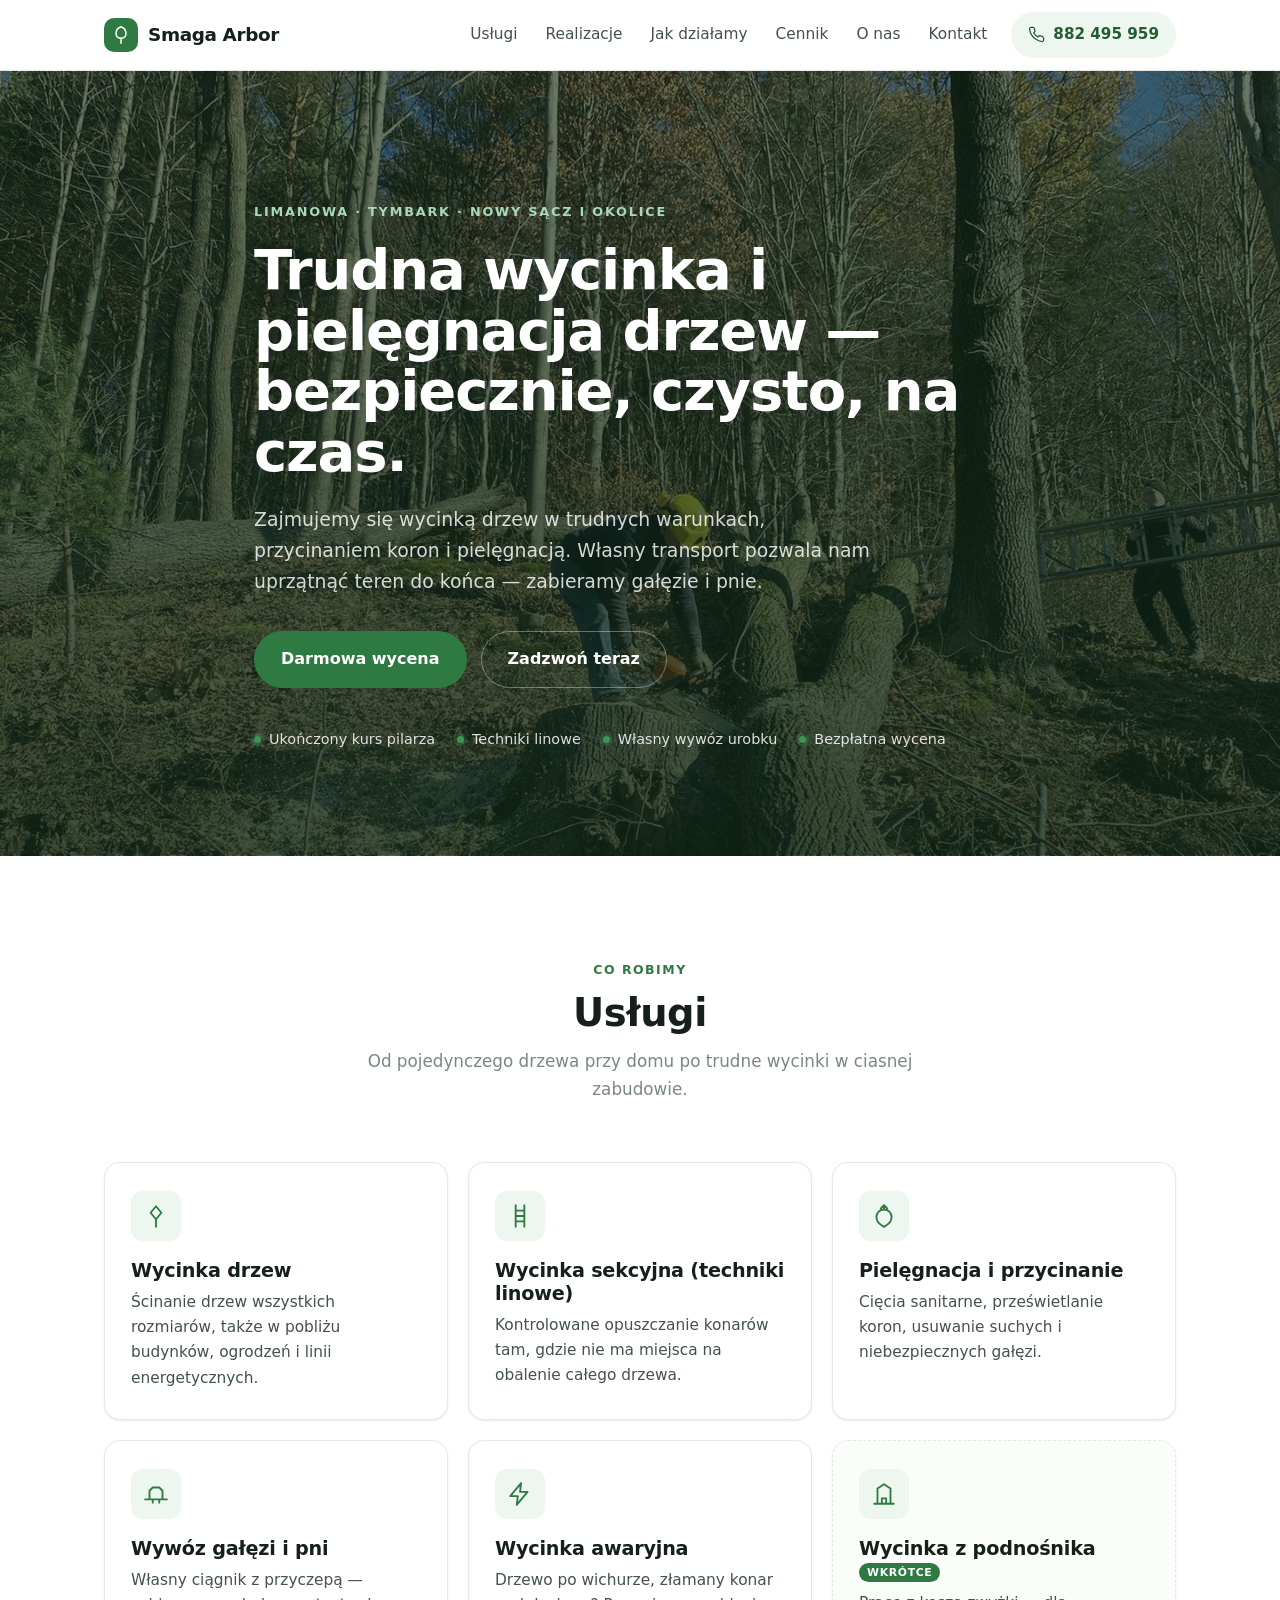
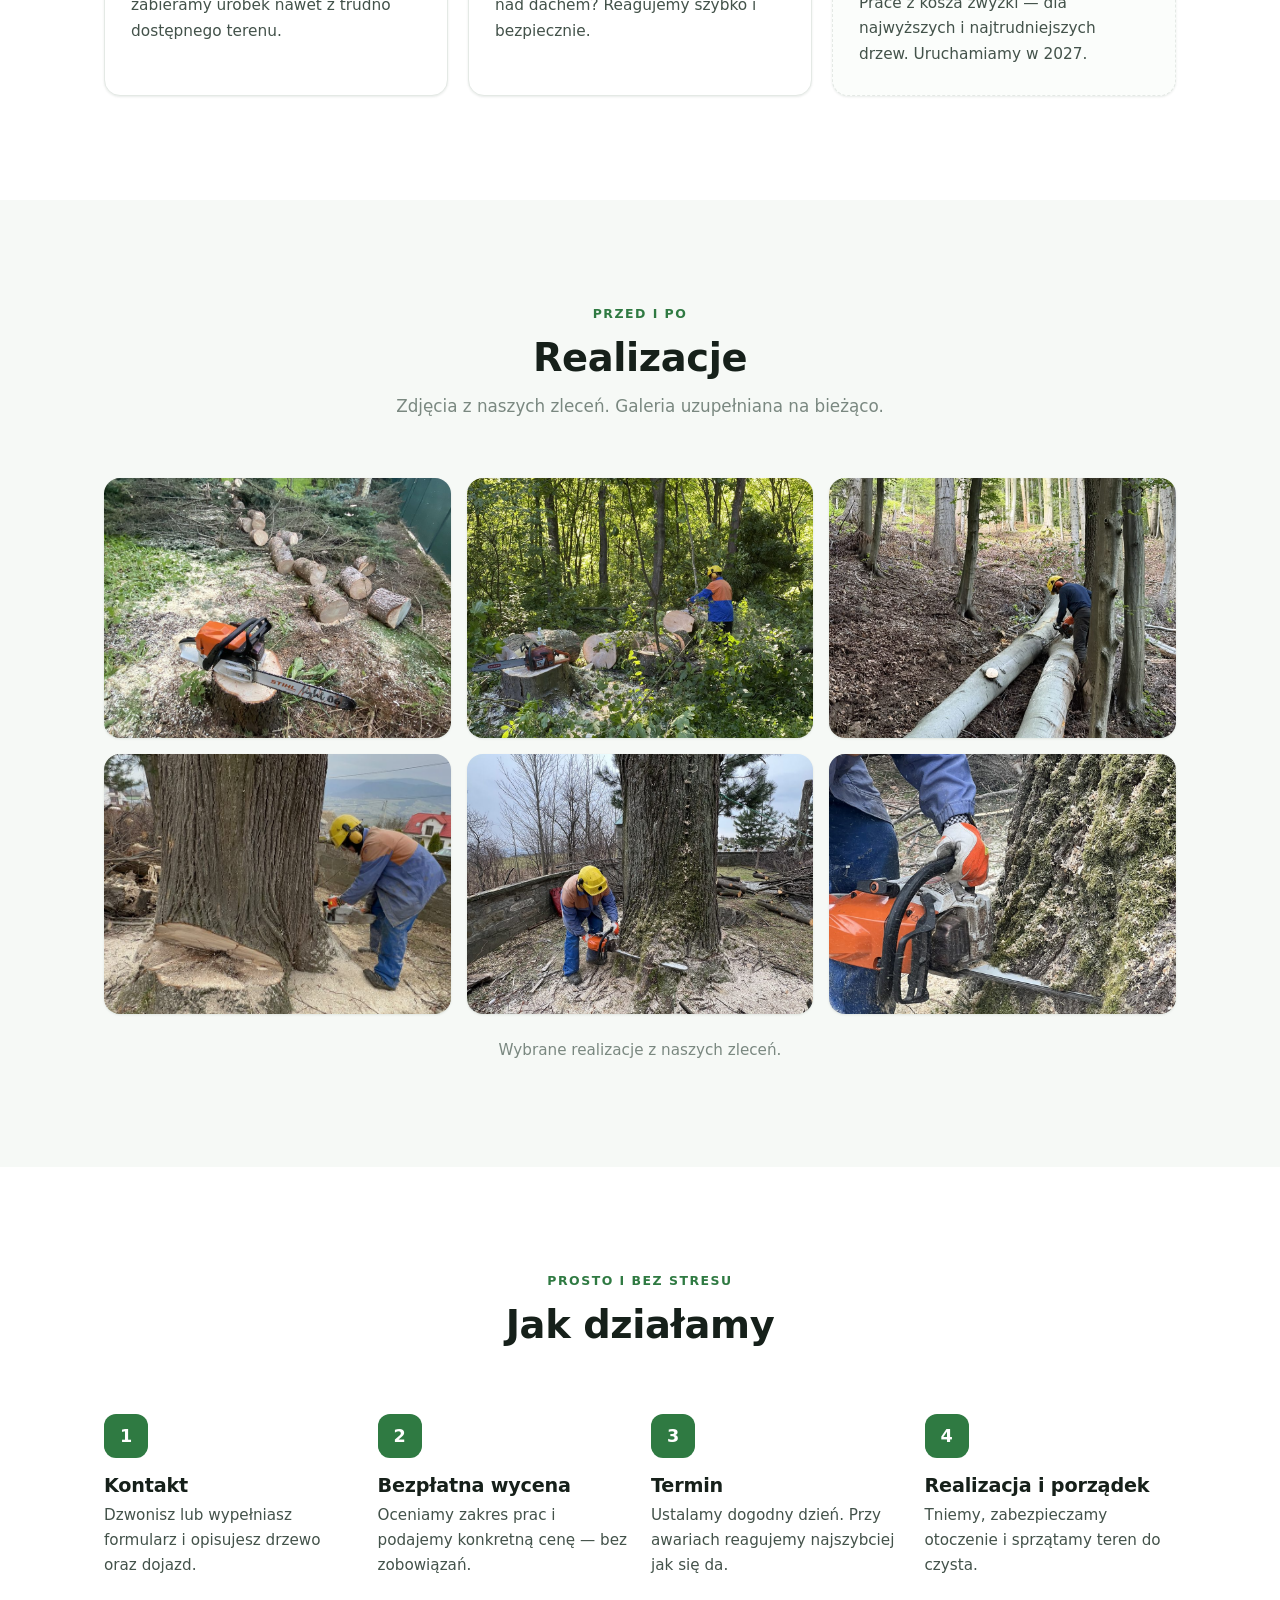
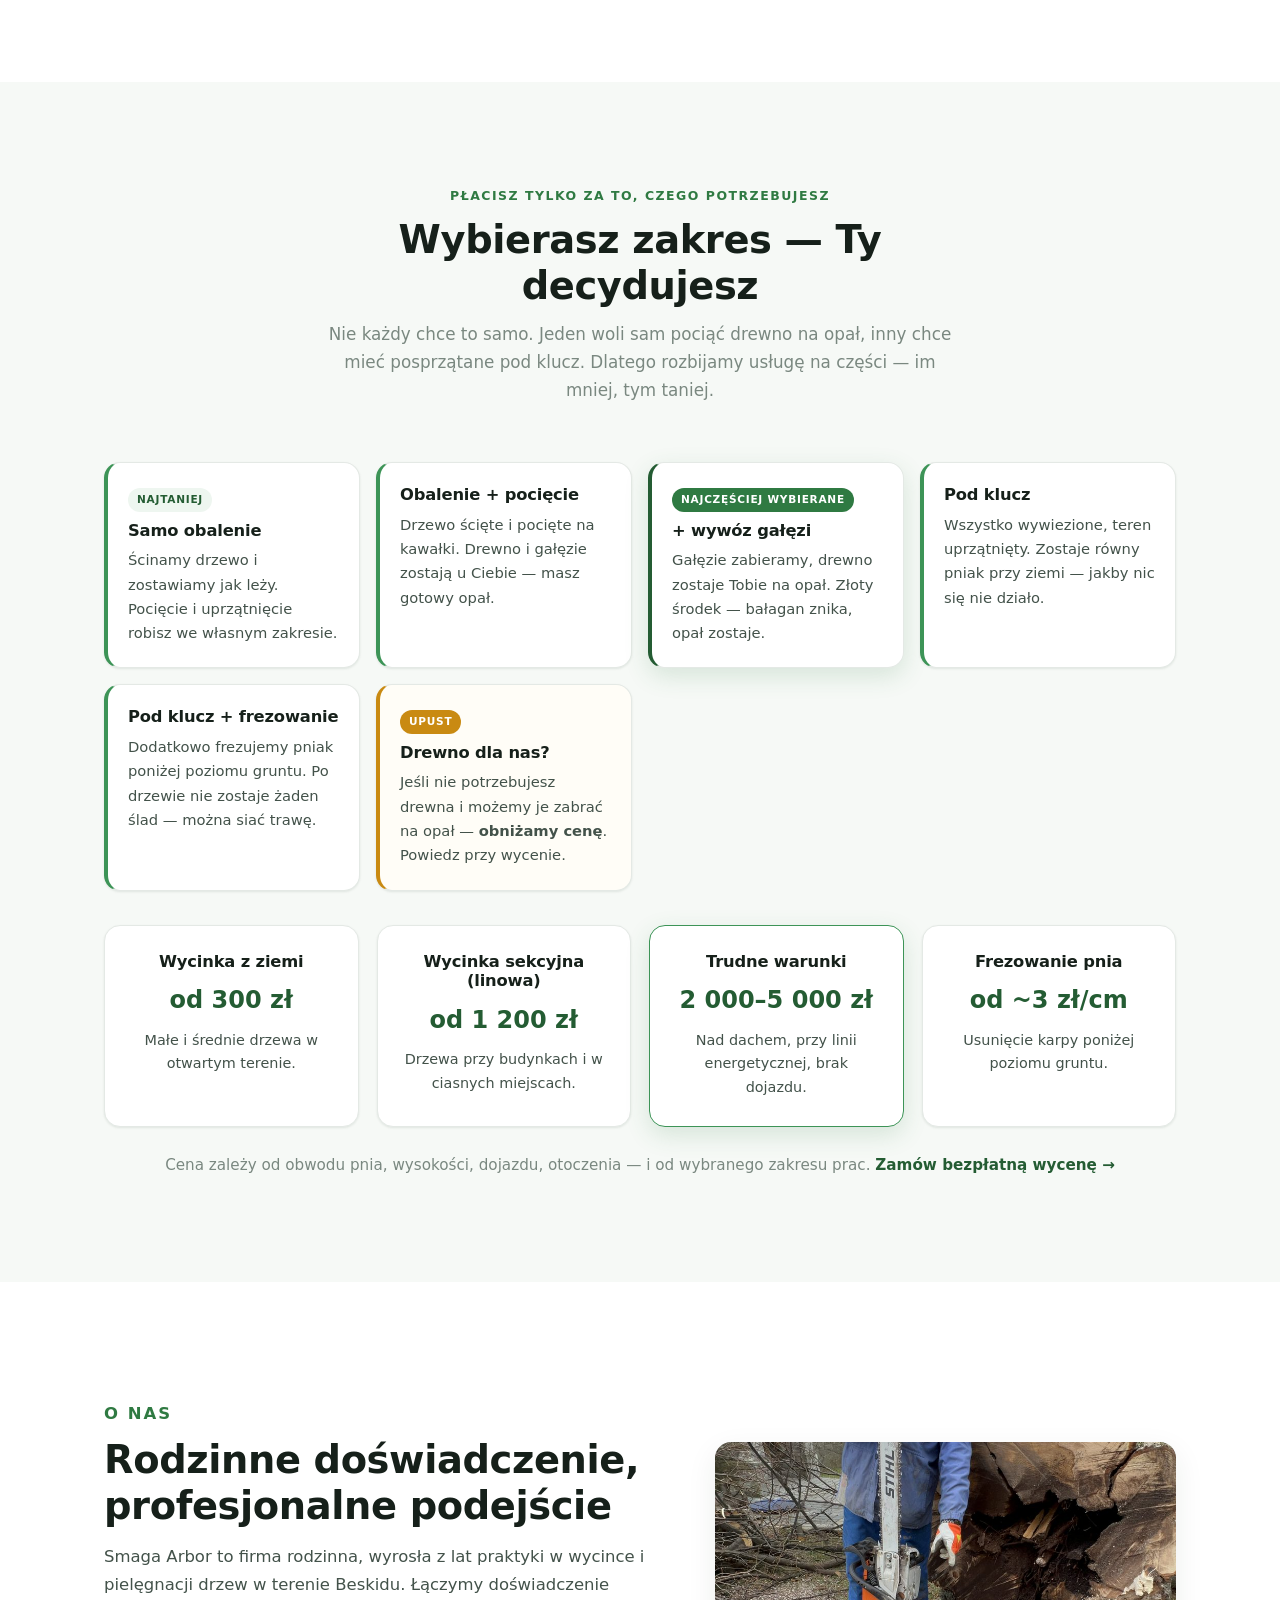
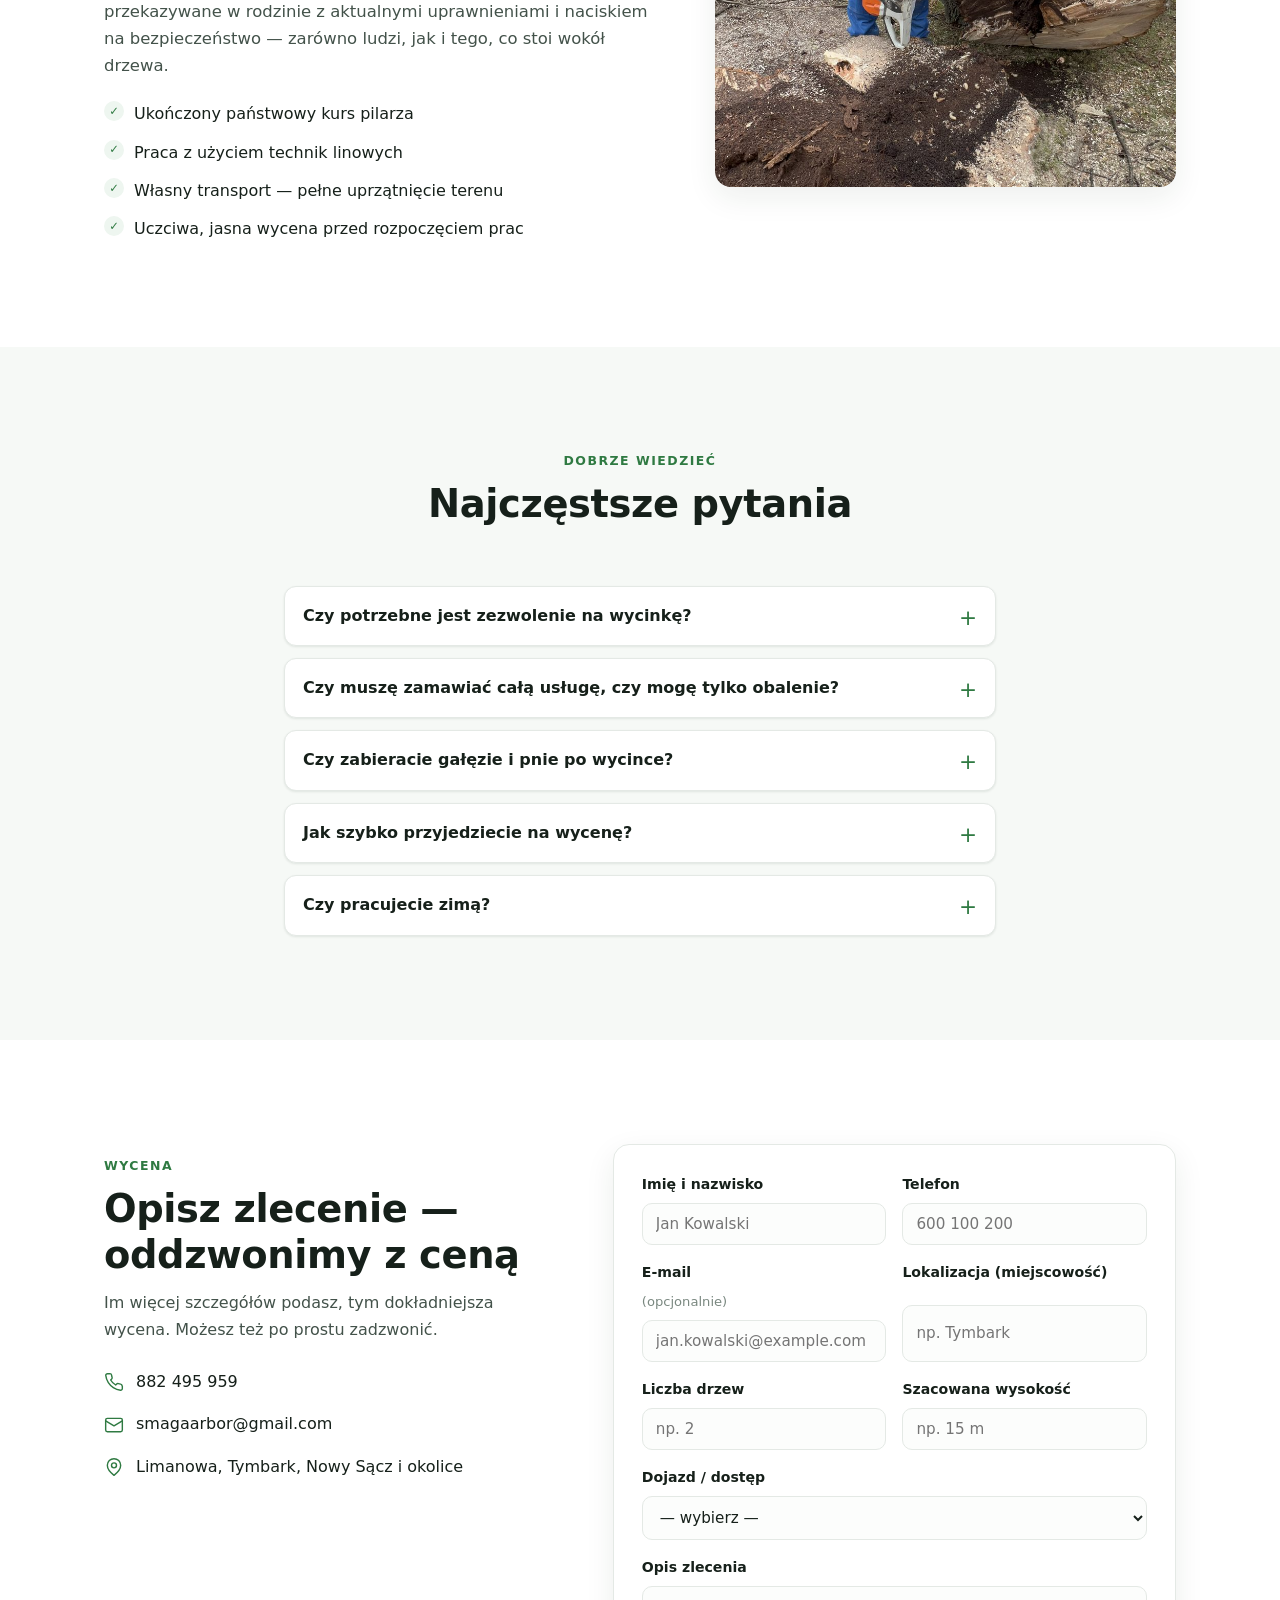
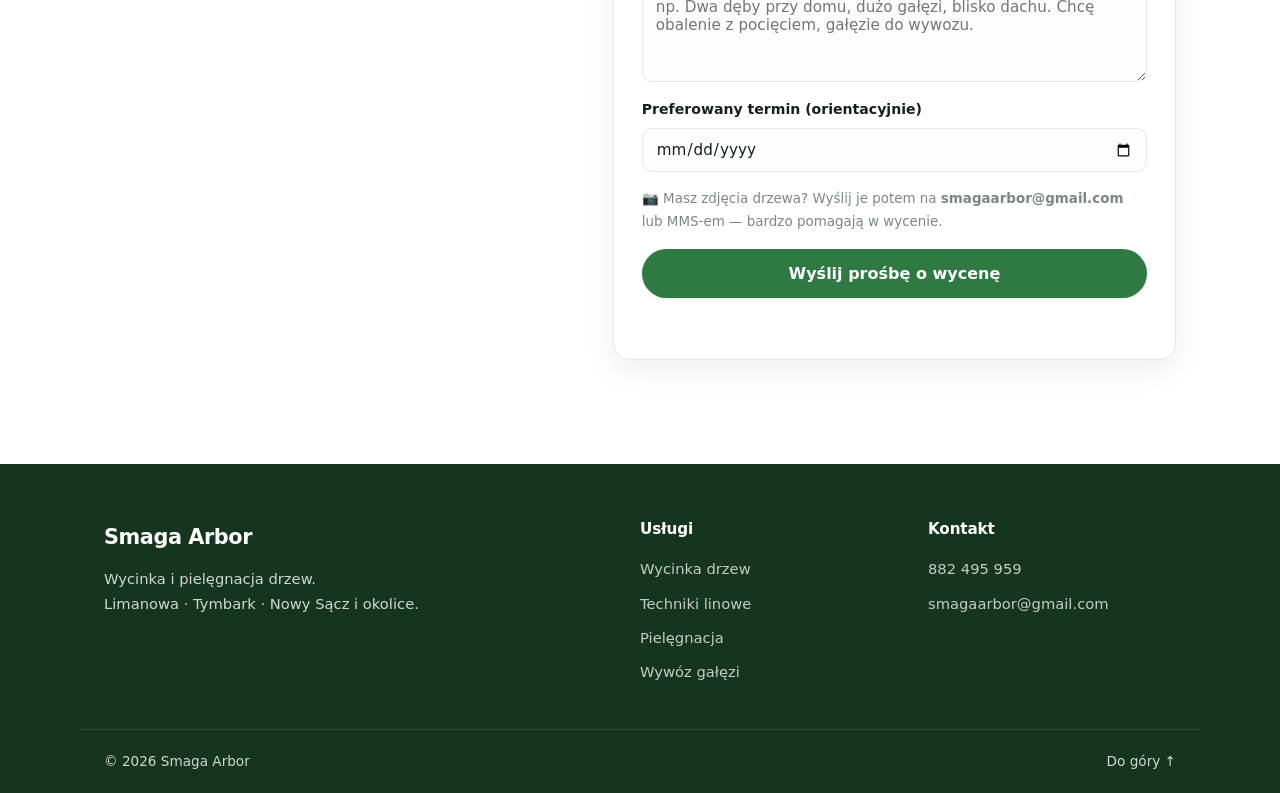
<file: index.html>
<!DOCTYPE html>
<html lang="pl">
<head>
  <meta charset="UTF-8" />
  <meta name="viewport" content="width=device-width, initial-scale=1.0" />
  <title>Smaga Arbor — Wycinka i pielęgnacja drzew | Limanowa, Tymbark, Nowy Sącz</title>
  <meta name="description" content="Profesjonalna wycinka i pielęgnacja drzew. Trudne wycinki, techniki linowe, wywóz gałęzi. Bezpłatna wycena. Limanowa, Tymbark, Nowy Sącz i okolice." />

  <!-- ===== Zabezpieczenia ===== -->
  <!-- Content Security Policy: przeglądarka wykona TYLKO nasze własne pliki.
       Blokuje wstrzyknięty kod, obce skrypty, ramki i wysyłkę danych na obce serwery. -->
  <meta http-equiv="Content-Security-Policy"
        content="default-src 'self';
                 script-src 'self';
                 style-src 'self';
                 img-src 'self' data:;
                 font-src 'self';
                 form-action 'self' https://formspree.io;
                 connect-src 'self' https://formspree.io;
                 frame-ancestors 'none';
                 base-uri 'self';
                 object-src 'none';
                 upgrade-insecure-requests" />
  <!-- Nie zdradzaj adresu naszej strony innym serwisom -->
  <meta name="referrer" content="strict-origin-when-cross-origin" />
  <!-- ?v= wymusza pobranie nowej wersji po aktualizacji strony (omija cache przeglądarki) -->
  <link rel="stylesheet" href="css/style.css?v=4" />
</head>
<body>

  <!-- ===== NAWIGACJA ===== -->
  <header class="nav" id="top">
    <div class="container nav__inner">
      <a href="#top" class="brand" aria-label="Strona główna">
        <span class="brand__mark" aria-hidden="true">
          <svg viewBox="0 0 24 24" fill="none" stroke="currentColor" stroke-width="1.8" stroke-linecap="round" stroke-linejoin="round"><path d="M12 22v-6"/><path d="M12 16c-3.5 0-6-2.4-6-5.5C6 6 9 3 12 2c3 1 6 4 6 8.5 0 3.1-2.5 5.5-6 5.5Z"/></svg>
        </span>
        <span class="brand__text">Smaga&nbsp;Arbor</span>
      </a>

      <nav class="nav__links" id="menu">
        <a href="#uslugi">Usługi</a>
        <a href="#realizacje">Realizacje</a>
        <a href="#proces">Jak działamy</a>
        <a href="#cennik">Cennik</a>
        <a href="#o-nas">O nas</a>
        <a href="#kontakt">Kontakt</a>
      </nav>

      <a href="tel:+48882495959" class="btn btn--phone">
        <svg viewBox="0 0 24 24" fill="none" stroke="currentColor" stroke-width="1.8" stroke-linecap="round" stroke-linejoin="round" aria-hidden="true"><path d="M22 16.9v3a2 2 0 0 1-2.2 2 19.8 19.8 0 0 1-8.6-3.1 19.5 19.5 0 0 1-6-6 19.8 19.8 0 0 1-3.1-8.7A2 2 0 0 1 4.1 2h3a2 2 0 0 1 2 1.7c.1.9.3 1.8.6 2.6a2 2 0 0 1-.5 2.1L8 9.6a16 16 0 0 0 6 6l1.2-1.2a2 2 0 0 1 2.1-.5c.8.3 1.7.5 2.6.6a2 2 0 0 1 1.7 2Z"/></svg>
        <span>882&nbsp;495&nbsp;959</span>
      </a>

      <button class="nav__toggle" id="navToggle" aria-label="Menu" aria-expanded="false">
        <span></span><span></span><span></span>
      </button>
    </div>
  </header>

  <!-- ===== HERO ===== -->
  <section class="hero">
    <div class="hero__bg" role="img" aria-label="Zdjęcie w tle — miejsce na Twoją fotografię"></div>
    <div class="container hero__inner">
      <p class="hero__eyebrow">Limanowa · Tymbark · Nowy Sącz i okolice</p>
      <h1 class="hero__title">Trudna wycinka i pielęgnacja drzew — bezpiecznie, czysto, na czas.</h1>
      <p class="hero__lead">
        Zajmujemy się wycinką drzew w trudnych warunkach, przycinaniem koron i pielęgnacją.
        Własny transport pozwala nam uprzątnąć teren do końca — zabieramy gałęzie i pnie.
      </p>
      <div class="hero__cta">
        <a href="#kontakt" class="btn btn--primary btn--lg">Darmowa wycena</a>
        <a href="tel:+48882495959" class="btn btn--ghost btn--lg">Zadzwoń teraz</a>
      </div>
      <ul class="hero__badges">
        <li>Ukończony kurs pilarza</li>
        <li>Techniki linowe</li>
        <li>Własny wywóz urobku</li>
        <li>Bezpłatna wycena</li>
      </ul>
    </div>
  </section>

  <!-- ===== USŁUGI ===== -->
  <section class="section" id="uslugi">
    <div class="container">
      <div class="section__head">
        <p class="eyebrow">Co robimy</p>
        <h2>Usługi</h2>
        <p class="section__sub">Od pojedynczego drzewa przy domu po trudne wycinki w ciasnej zabudowie.</p>
      </div>

      <div class="cards">
        <article class="card">
          <span class="card__icon"><svg viewBox="0 0 24 24" fill="none" stroke="currentColor" stroke-width="1.7" stroke-linecap="round" stroke-linejoin="round"><path d="M12 22v-7"/><path d="M12 15 7 9l5-6 5 6-5 6Z"/></svg></span>
          <h3>Wycinka drzew</h3>
          <p>Ścinanie drzew wszystkich rozmiarów, także w pobliżu budynków, ogrodzeń i linii energetycznych.</p>
        </article>

        <article class="card">
          <span class="card__icon"><svg viewBox="0 0 24 24" fill="none" stroke="currentColor" stroke-width="1.7" stroke-linecap="round" stroke-linejoin="round"><path d="M8 2v20M16 2v20M8 7h8M8 12h8M8 17h8"/></svg></span>
          <h3>Wycinka sekcyjna (techniki linowe)</h3>
          <p>Kontrolowane opuszczanie konarów tam, gdzie nie ma miejsca na obalenie całego drzewa.</p>
        </article>

        <article class="card">
          <span class="card__icon"><svg viewBox="0 0 24 24" fill="none" stroke="currentColor" stroke-width="1.7" stroke-linecap="round" stroke-linejoin="round"><path d="M12 2v4M12 2 9 5M12 2l3 3M5 13c0-3.9 3.1-7 7-7s7 3.1 7 7c0 4-3 7-7 9-4-2-7-5-7-9Z"/></svg></span>
          <h3>Pielęgnacja i przycinanie</h3>
          <p>Cięcia sanitarne, prześwietlanie koron, usuwanie suchych i niebezpiecznych gałęzi.</p>
        </article>

        <article class="card">
          <span class="card__icon"><svg viewBox="0 0 24 24" fill="none" stroke="currentColor" stroke-width="1.7" stroke-linecap="round" stroke-linejoin="round"><path d="M2 17h20M6 17V9l3-3h6l3 3v8M9 17v3M15 17v3"/></svg></span>
          <h3>Wywóz gałęzi i pni</h3>
          <p>Własny ciągnik z przyczepą — zabieramy urobek nawet z trudno dostępnego terenu.</p>
        </article>

        <article class="card">
          <span class="card__icon"><svg viewBox="0 0 24 24" fill="none" stroke="currentColor" stroke-width="1.7" stroke-linecap="round" stroke-linejoin="round"><path d="M13 2 3 14h7l-1 8 10-12h-7l1-8Z"/></svg></span>
          <h3>Wycinka awaryjna</h3>
          <p>Drzewo po wichurze, złamany konar nad dachem? Reagujemy szybko i bezpiecznie.</p>
        </article>

        <article class="card card--soon">
          <span class="card__icon"><svg viewBox="0 0 24 24" fill="none" stroke="currentColor" stroke-width="1.7" stroke-linecap="round" stroke-linejoin="round"><path d="M3 21h18M6 21V7l6-4 6 4v14M10 21v-5h4v5"/></svg></span>
          <h3>Wycinka z podnośnika <span class="tag">wkrótce</span></h3>
          <p>Prace z kosza zwyżki — dla najwyższych i najtrudniejszych drzew. Uruchamiamy w 2027.</p>
        </article>
      </div>
    </div>
  </section>

  <!-- ===== REALIZACJE / GALERIA ===== -->
  <section class="section section--alt" id="realizacje">
    <div class="container">
      <div class="section__head">
        <p class="eyebrow">Przed i po</p>
        <h2>Realizacje</h2>
        <p class="section__sub">Zdjęcia z naszych zleceń. Galeria uzupełniana na bieżąco.</p>
      </div>

      <div class="shots">
        <figure class="shot shot--1" role="img" aria-label="Uprzątnięty teren po wycince przy domu"></figure>
        <figure class="shot shot--2" role="img" aria-label="Wycinka w lesie liściastym"></figure>
        <figure class="shot shot--3" role="img" aria-label="Wycinka na stromym stoku"></figure>
        <figure class="shot shot--4" role="img" aria-label="Praca przy dużym drzewie"></figure>
        <figure class="shot shot--5" role="img" aria-label="Cięcie kontrolowane dużego drzewa"></figure>
        <figure class="shot shot--6" role="img" aria-label="Cięcie grubego pnia"></figure>
      </div>
      <p class="gallery__note">Wybrane realizacje z naszych zleceń.</p>
    </div>
  </section>

  <!-- ===== PROCES ===== -->
  <section class="section" id="proces">
    <div class="container">
      <div class="section__head">
        <p class="eyebrow">Prosto i bez stresu</p>
        <h2>Jak działamy</h2>
      </div>
      <ol class="steps">
        <li class="step"><span class="step__num">1</span><h3>Kontakt</h3><p>Dzwonisz lub wypełniasz formularz i opisujesz drzewo oraz dojazd.</p></li>
        <li class="step"><span class="step__num">2</span><h3>Bezpłatna wycena</h3><p>Oceniamy zakres prac i podajemy konkretną cenę — bez zobowiązań.</p></li>
        <li class="step"><span class="step__num">3</span><h3>Termin</h3><p>Ustalamy dogodny dzień. Przy awariach reagujemy najszybciej jak się da.</p></li>
        <li class="step"><span class="step__num">4</span><h3>Realizacja i porządek</h3><p>Tniemy, zabezpieczamy otoczenie i sprzątamy teren do czysta.</p></li>
      </ol>
    </div>
  </section>

  <!-- ===== CENNIK ===== -->
  <section class="section section--alt" id="cennik">
    <div class="container">
      <div class="section__head">
        <p class="eyebrow">Płacisz tylko za to, czego potrzebujesz</p>
        <h2>Wybierasz zakres — Ty decydujesz</h2>
        <p class="section__sub">Nie każdy chce to samo. Jeden woli sam pociąć drewno na opał, inny chce mieć posprzątane pod klucz. Dlatego rozbijamy usługę na części — im mniej, tym taniej.</p>
      </div>

      <div class="scope-grid">
        <div class="scope-card">
          <span class="scope-card__tag">Najtaniej</span>
          <h3>Samo obalenie</h3>
          <p>Ścinamy drzewo i zostawiamy jak leży. Pocięcie i uprzątnięcie robisz we własnym zakresie.</p>
        </div>
        <div class="scope-card">
          <h3>Obalenie + pocięcie</h3>
          <p>Drzewo ścięte i pocięte na kawałki. Drewno i gałęzie zostają u Ciebie — masz gotowy opał.</p>
        </div>
        <div class="scope-card scope-card--hot">
          <span class="scope-card__tag">Najczęściej wybierane</span>
          <h3>+ wywóz gałęzi</h3>
          <p>Gałęzie zabieramy, drewno zostaje Tobie na opał. Złoty środek — bałagan znika, opał zostaje.</p>
        </div>
        <div class="scope-card">
          <h3>Pod klucz</h3>
          <p>Wszystko wywiezione, teren uprzątnięty. Zostaje równy pniak przy ziemi — jakby nic się nie działo.</p>
        </div>
        <div class="scope-card">
          <h3>Pod klucz + frezowanie</h3>
          <p>Dodatkowo frezujemy pniak poniżej poziomu gruntu. Po drzewie nie zostaje żaden ślad — można siać trawę.</p>
        </div>
        <div class="scope-card scope-card--bonus">
          <span class="scope-card__tag">Upust</span>
          <h3>Drewno dla nas?</h3>
          <p>Jeśli nie potrzebujesz drewna i możemy je zabrać na opał — <b>obniżamy cenę</b>. Powiedz przy wycenie.</p>
        </div>
      </div>

      <div class="pricing">
        <div class="price-card"><h3>Wycinka z ziemi</h3><p class="price-card__from">od <b>300 zł</b></p><p>Małe i średnie drzewa w otwartym terenie.</p></div>
        <div class="price-card"><h3>Wycinka sekcyjna (linowa)</h3><p class="price-card__from">od <b>1 200 zł</b></p><p>Drzewa przy budynkach i w ciasnych miejscach.</p></div>
        <div class="price-card price-card--hot"><h3>Trudne warunki</h3><p class="price-card__from">2 000–5 000 zł</p><p>Nad dachem, przy linii energetycznej, brak dojazdu.</p></div>
        <div class="price-card"><h3>Frezowanie pnia</h3><p class="price-card__from">od <b>~3 zł/cm</b></p><p>Usunięcie karpy poniżej poziomu gruntu.</p></div>
      </div>
      <p class="pricing__note">Cena zależy od obwodu pnia, wysokości, dojazdu, otoczenia — i od wybranego zakresu prac. <a href="#kontakt">Zamów bezpłatną wycenę →</a></p>
    </div>
  </section>

  <!-- ===== O NAS ===== -->
  <section class="section" id="o-nas">
    <div class="container about">
      <div class="about__text">
        <p class="eyebrow">O nas</p>
        <h2>Rodzinne doświadczenie, profesjonalne podejście</h2>
        <p>
          Smaga Arbor to firma rodzinna, wyrosła z lat praktyki w wycince i pielęgnacji drzew w terenie Beskidu.
          Łączymy doświadczenie przekazywane w rodzinie z aktualnymi uprawnieniami i naciskiem na bezpieczeństwo —
          zarówno ludzi, jak i tego, co stoi wokół drzewa.
        </p>
        <ul class="checklist">
          <li>Ukończony państwowy kurs pilarza</li>
          <li>Praca z użyciem technik linowych</li>
          <li>Własny transport — pełne uprzątnięcie terenu</li>
          <li>Uczciwa, jasna wycena przed rozpoczęciem prac</li>
        </ul>
      </div>
      <div class="about__media" role="img" aria-label="Przy pracy — wycinka drzew"></div>
    </div>
  </section>

  <!-- ===== FAQ ===== -->
  <section class="section section--alt" id="faq">
    <div class="container container--narrow">
      <div class="section__head">
        <p class="eyebrow">Dobrze wiedzieć</p>
        <h2>Najczęstsze pytania</h2>
      </div>
      <div class="faq">
        <details><summary>Czy potrzebne jest zezwolenie na wycinkę?</summary><p>To zależy od gatunku, obwodu pnia i tego, czy drzewo rośnie na działce prywatnej. W wielu przypadkach wystarczy zgłoszenie do gminy, w innych potrzebne jest zezwolenie. Doradzimy i pomożemy przejść przez formalności.</p></details>
        <details><summary>Czy muszę zamawiać całą usługę, czy mogę tylko obalenie?</summary><p>Możesz zamówić dokładnie tyle, ile potrzebujesz. Najczęściej: samo obalenie (resztę robisz sam — najtaniej), obalenie z pocięciem, albo pełny zakres z wywozem i uprzątnięciem. Każdy element osobno wpływa na cenę, więc nie płacisz za nic, czego nie chcesz.</p></details>
        <details><summary>Czy zabieracie gałęzie i pnie po wycince?</summary><p>Tylko jeśli tego chcesz. Mamy własny ciągnik z przyczepą, więc możemy wywieźć wszystko — także z trudno dostępnego terenu. Ale jeśli chcesz zatrzymać drewno na opał, zostawiamy je pocięte na miejscu. A jeśli drewna nie potrzebujesz i możemy je zabrać — obniżamy cenę.</p></details>
        <details><summary>Jak szybko przyjedziecie na wycenę?</summary><p>Zwykle umawiamy oględziny w ciągu kilku dni. Sytuacje awaryjne (drzewo po wichurze, konar nad dachem) traktujemy priorytetowo.</p></details>
        <details><summary>Czy pracujecie zimą?</summary><p>Tak. Bezlistny okres to często najlepszy i tańszy czas na wycinkę — łatwiej ocenić koronę i mniej szkód w otoczeniu.</p></details>
      </div>
    </div>
  </section>

  <!-- ===== KONTAKT / WYCENA ===== -->
  <section class="section" id="kontakt">
    <div class="container contact">
      <div class="contact__intro">
        <p class="eyebrow">Wycena</p>
        <h2>Opisz zlecenie — oddzwonimy z ceną</h2>
        <p>Im więcej szczegółów podasz, tym dokładniejsza wycena. Możesz też po prostu zadzwonić.</p>

        <ul class="contact__list">
          <li>
            <svg viewBox="0 0 24 24" fill="none" stroke="currentColor" stroke-width="1.7" stroke-linecap="round" stroke-linejoin="round" aria-hidden="true"><path d="M22 16.9v3a2 2 0 0 1-2.2 2 19.8 19.8 0 0 1-8.6-3.1 19.5 19.5 0 0 1-6-6 19.8 19.8 0 0 1-3.1-8.7A2 2 0 0 1 4.1 2h3a2 2 0 0 1 2 1.7c.1.9.3 1.8.6 2.6a2 2 0 0 1-.5 2.1L8 9.6a16 16 0 0 0 6 6l1.2-1.2a2 2 0 0 1 2.1-.5c.8.3 1.7.5 2.6.6a2 2 0 0 1 1.7 2Z"/></svg>
            <a href="tel:+48882495959">882 495 959</a>
          </li>
          <li>
            <svg viewBox="0 0 24 24" fill="none" stroke="currentColor" stroke-width="1.7" stroke-linecap="round" stroke-linejoin="round" aria-hidden="true"><rect x="2" y="4" width="20" height="16" rx="2"/><path d="m22 7-10 6L2 7"/></svg>
            <a href="mailto:smagaarbor@gmail.com">smagaarbor@gmail.com</a>
          </li>
          <li>
            <svg viewBox="0 0 24 24" fill="none" stroke="currentColor" stroke-width="1.7" stroke-linecap="round" stroke-linejoin="round" aria-hidden="true"><path d="M20 10c0 6-8 12-8 12s-8-6-8-12a8 8 0 0 1 16 0Z"/><circle cx="12" cy="10" r="3"/></svg>
            <span>Limanowa, Tymbark, Nowy Sącz i okolice</span>
          </li>
        </ul>
      </div>

      <form class="form" id="quoteForm" action="https://formspree.io/f/mwvgwvkj" method="POST" novalidate autocomplete="on">
        <!-- Pułapka na boty: niewidoczna dla ludzi, wypełniana przez automaty.
             Jeśli coś tu wpisze — zgłoszenie jest cicho odrzucane. -->
        <div class="hp" aria-hidden="true">
          <label>Nie wypełniaj tego pola
            <input type="text" name="firma_www" tabindex="-1" autocomplete="off" />
          </label>
        </div>

        <div class="form__row">
          <label>Imię i nazwisko
            <input type="text" name="imie" required maxlength="80" autocomplete="name" placeholder="Jan Kowalski" />
          </label>
          <label>Telefon
            <input type="tel" name="telefon" required maxlength="24" inputmode="tel"
                   pattern="[0-9+\-()\s]{9,24}" autocomplete="tel" placeholder="600 100 200" />
          </label>
        </div>
        <div class="form__row">
          <label>E-mail <span class="opt">(opcjonalnie)</span>
            <input type="email" name="email" maxlength="120" inputmode="email"
                   autocomplete="email" placeholder="jan.kowalski@example.com" />
          </label>
          <label>Lokalizacja (miejscowość)
            <input type="text" name="lokalizacja" required maxlength="80" autocomplete="address-level2" placeholder="np. Tymbark" />
          </label>
        </div>
        <div class="form__row">
          <label>Liczba drzew
            <input type="text" name="liczba" maxlength="10" inputmode="numeric" placeholder="np. 2" />
          </label>
          <label>Szacowana wysokość
            <input type="text" name="wysokosc" maxlength="20" placeholder="np. 15 m" />
          </label>
        </div>
        <label>Dojazd / dostęp
          <select name="dostep">
            <option value="">— wybierz —</option>
            <option>Łatwy — auto podjedzie pod drzewo</option>
            <option>Utrudniony — wąski wjazd / ogród</option>
            <option>Trudny — brak dojazdu, teren stromy</option>
          </select>
        </label>
        <label>Opis zlecenia
          <textarea name="opis" rows="4" maxlength="2000" placeholder="np. Dwa dęby przy domu, dużo gałęzi, blisko dachu. Chcę obalenie z pocięciem, gałęzie do wywozu."></textarea>
        </label>
        <label>Preferowany termin (orientacyjnie)
          <input type="date" name="termin" />
        </label>
        <p class="form__hint">📷 Masz zdjęcia drzewa? Wyślij je potem na <b>smagaarbor@gmail.com</b> lub MMS-em — bardzo pomagają w wycenie.</p>
        <button type="submit" class="btn btn--primary btn--lg btn--block">Wyślij prośbę o wycenę</button>
        <p class="form__status" id="formStatus" role="status"></p>
      </form>
    </div>
  </section>

  <!-- ===== STOPKA ===== -->
  <footer class="footer">
    <div class="container footer__inner">
      <div class="footer__brand">
        <span class="brand__text">Smaga&nbsp;Arbor</span>
        <p>Wycinka i pielęgnacja drzew.<br />Limanowa · Tymbark · Nowy Sącz i okolice.</p>
      </div>
      <div class="footer__col">
        <h4>Usługi</h4>
        <a href="#uslugi">Wycinka drzew</a>
        <a href="#uslugi">Techniki linowe</a>
        <a href="#uslugi">Pielęgnacja</a>
        <a href="#uslugi">Wywóz gałęzi</a>
      </div>
      <div class="footer__col">
        <h4>Kontakt</h4>
        <a href="tel:+48882495959">882 495 959</a>
        <a href="mailto:smagaarbor@gmail.com">smagaarbor@gmail.com</a>
      </div>
    </div>
    <div class="container footer__bar">
      <span>© <span id="year"></span> Smaga Arbor</span>
      <a href="#top">Do góry ↑</a>
    </div>
  </footer>

  <script src="js/main.js?v=4"></script>
</body>
</html>
</file>
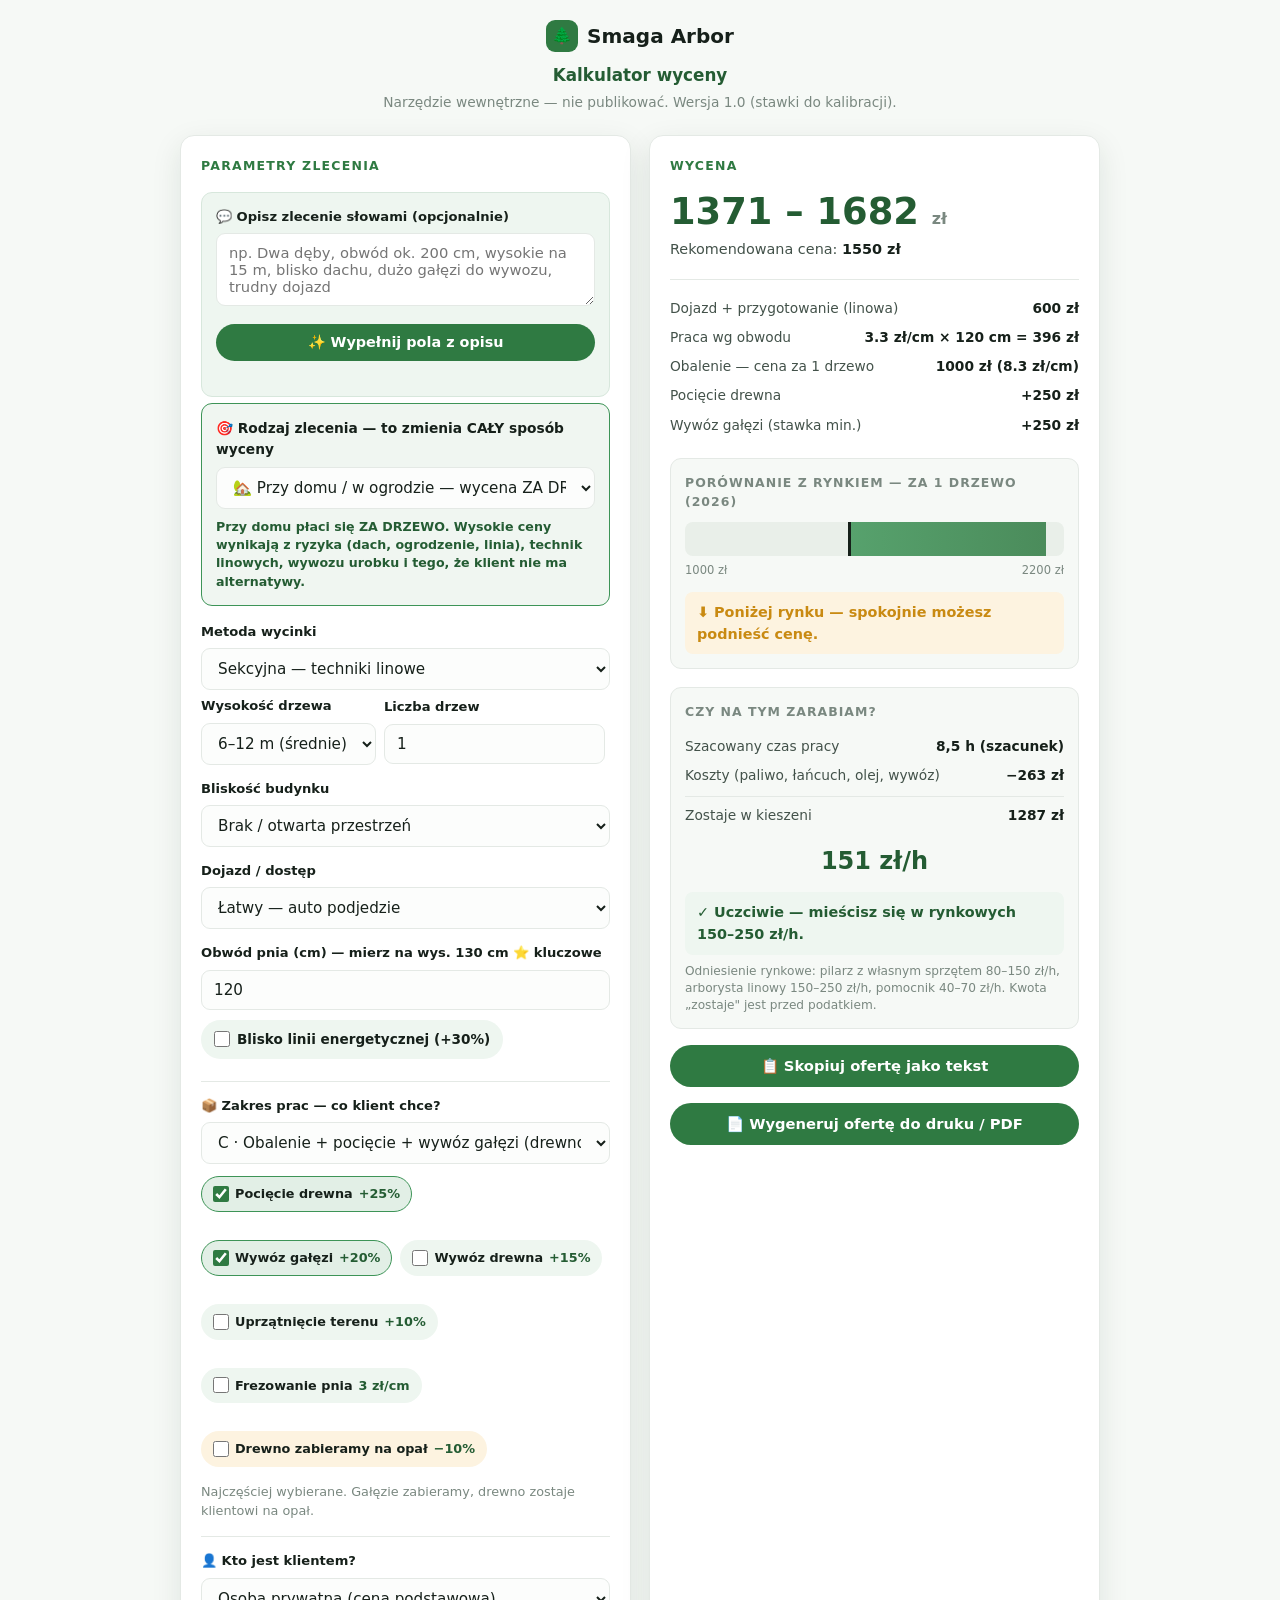
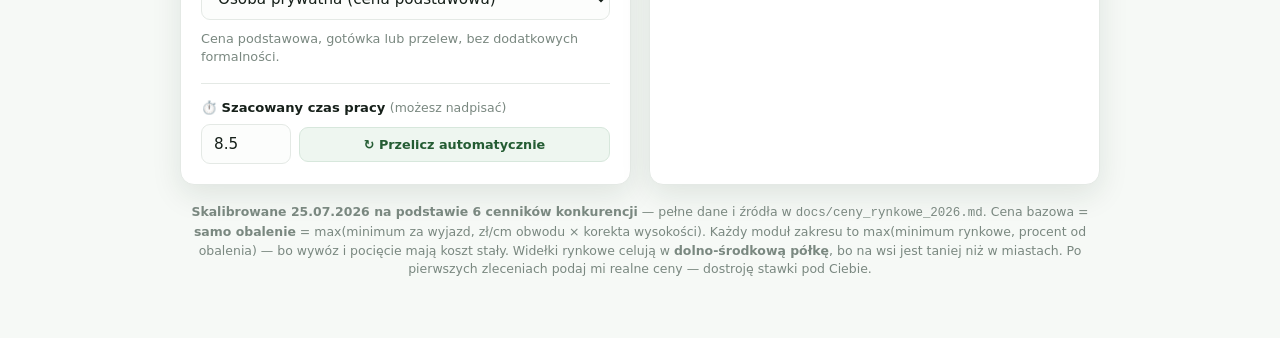
<file: narzedzia-fs7k/kalkulator.html>
<!DOCTYPE html>
<html lang="pl">
<head>
<meta charset="UTF-8" />
<meta name="viewport" content="width=device-width, initial-scale=1.0, viewport-fit=cover" />
<title>Kalkulator wyceny — Smaga Arbor (narzędzie wewnętrzne)</title>

<!-- NIE indeksuj tej strony: nie trafi do Google ani innych wyszukiwarek -->
<meta name="robots" content="noindex, nofollow, noarchive, nosnippet" />
<meta name="googlebot" content="noindex, nofollow" />
<meta name="referrer" content="no-referrer" />

<!-- Tryb aplikacji po dodaniu do ekranu głównego telefonu -->
<meta name="apple-mobile-web-app-capable" content="yes" />
<meta name="mobile-web-app-capable" content="yes" />
<meta name="apple-mobile-web-app-title" content="Wycena" />
<meta name="apple-mobile-web-app-status-bar-style" content="black-translucent" />
<meta name="theme-color" content="#16351f" />
<style>
  :root{
    --green-900:#16351f;--green-700:#245c33;--green-600:#2f7a42;--green-500:#3d9457;
    --green-50:#eef6f0;--ink:#16201a;--body:#43524a;--muted:#7a8880;--line:#e4e9e5;
    --bg-alt:#f6f9f6;--radius:14px;--shadow:0 10px 30px rgba(22,53,31,.10);
    --amber:#c98a12;--red:#c0392b;
    --font:"Segoe UI",system-ui,-apple-system,Roboto,Helvetica,Arial,sans-serif;
  }
  *{box-sizing:border-box;margin:0;padding:0}
  body{font-family:var(--font);color:var(--body);background:var(--bg-alt);line-height:1.55;padding:20px 14px 60px}
  .wrap{max-width:920px;margin:0 auto}
  header{text-align:center;margin-bottom:22px}
  .brand{display:inline-flex;align-items:center;gap:9px;font-weight:800;color:var(--ink);font-size:1.25rem}
  .brand span.mark{display:grid;place-items:center;width:32px;height:32px;background:var(--green-600);color:#fff;border-radius:9px;font-size:1rem}
  h1{font-size:1.05rem;color:var(--green-700);margin-top:10px;font-weight:700}
  .sub{color:var(--muted);font-size:.86rem;margin-top:4px}
  .grid{display:grid;grid-template-columns:1fr 1fr;gap:18px;margin-top:22px}
  @media(max-width:760px){.grid{grid-template-columns:1fr}}
  .card{background:#fff;border:1px solid var(--line);border-radius:var(--radius);padding:20px;box-shadow:var(--shadow)}
  .card h2{font-size:.78rem;text-transform:uppercase;letter-spacing:.1em;color:var(--green-600);margin-bottom:16px;font-weight:700}
  label{display:block;font-size:.82rem;font-weight:600;color:var(--ink);margin:14px 0 6px}
  label:first-of-type{margin-top:0}
  select,input[type=number]{width:100%;font-family:inherit;font-size:.95rem;color:var(--ink);
    padding:10px 12px;border:1.5px solid var(--line);border-radius:9px;background:#fcfdfc}
  select:focus,input:focus{outline:none;border-color:var(--green-500);box-shadow:0 0 0 3px rgba(61,148,87,.14)}
  .row{display:grid;grid-template-columns:1fr 1fr;gap:12px}
  .toggles{display:flex;gap:10px;flex-wrap:wrap;margin-top:10px}
  .chk{display:flex;align-items:center;gap:7px;font-size:.85rem;font-weight:600;color:var(--ink);
    background:var(--green-50);padding:8px 12px;border-radius:999px;cursor:pointer;user-select:none;border:1.5px solid transparent}
  .chk input{width:16px;height:16px;accent-color:var(--green-600)}
  .chk.on{border-color:var(--green-500);background:#e2efe6}
  .nlp{background:var(--green-50);border:1px solid #d7e7dc;border-radius:11px;padding:14px;margin-bottom:6px}
  .nlp label{margin-top:0}
  .nlp textarea{width:100%;font-family:inherit;font-size:.92rem;padding:10px 12px;border:1.5px solid var(--line);border-radius:9px;background:#fff;resize:vertical;color:var(--ink)}
  .nlp button{margin-top:10px;width:100%;background:var(--green-600);color:#fff;border:0;padding:10px;border-radius:999px;font-family:inherit;font-weight:700;font-size:.9rem;cursor:pointer}
  .nlp button:hover{background:var(--green-700)}
  .nlp__msg{font-size:.82rem;color:var(--green-700);margin-top:8px;font-weight:600;min-height:1em}

  /* Zakres prac */
  .scope{margin-top:16px;border-top:1px solid var(--line);padding-top:14px}
  .mods{display:flex;flex-wrap:wrap;gap:8px;margin-top:12px}
  .mods .chk{font-size:.8rem;padding:7px 11px;gap:6px}
  .mods .chk b{color:var(--green-700);font-weight:800}
  .chk--minus{background:#fdf3e0}
  .chk--minus b{color:var(--amber)}
  .chk--minus.on{border-color:var(--amber);background:#fbead0}
  .scope__hint{font-size:.8rem;color:var(--muted);margin-top:10px;line-height:1.45;min-height:1em}
  .opt2{font-weight:400;color:var(--muted);font-size:.78rem}
  /* Wybor rodzaju zlecenia — najwazniejszy przelacznik */
  .tryb{background:#f0f6f1;border:1.5px solid var(--green-500);border-radius:11px;padding:14px;margin-bottom:16px}
  .tryb label{margin-top:0;font-size:.86rem}
  .tryb__hint{font-size:.79rem;color:var(--green-700);margin-top:9px;line-height:1.45;font-weight:600}
  .drewno-info{background:#fffdf7;border:1px solid #e8d9b0;border-radius:9px;padding:11px 13px;
    margin-top:12px;font-size:.8rem;color:#6b5518;line-height:1.5}
  .drewno-info b{color:#8a6a12}
  .row{display:flex;gap:8px;align-items:center;margin-top:6px}
  .row input{flex:0 0 90px}
  .mini{flex:1;background:var(--green-50);color:var(--green-700);border:1.5px solid #d7e7dc;
    padding:9px 10px;border-radius:9px;font-family:inherit;font-size:.8rem;font-weight:700;cursor:pointer}
  .mini:hover{background:#e2efe6}

  /* Panel oplacalnosci */
  .profit{margin-top:14px}
  .profit__row{display:flex;justify-content:space-between;font-size:.86rem;padding:4px 0}
  .profit__row span:last-child{font-weight:600;color:var(--ink)}
  .profit__row--sum{border-top:1px solid var(--line);margin-top:6px;padding-top:8px}
  .profit__rate{font-size:1.5rem;font-weight:800;color:var(--green-700);text-align:center;margin:12px 0 4px}
  .profit__ref{font-size:.76rem;color:var(--muted);margin-top:8px;line-height:1.4}

  /* Wynik */
  .price{font-size:2.3rem;font-weight:800;color:var(--green-700);line-height:1.1}
  .price small{font-size:1rem;color:var(--muted);font-weight:600}
  .reco{margin-top:6px;font-size:.9rem;color:var(--body)}
  .reco b{color:var(--ink)}
  .break{margin-top:18px;border-top:1px solid var(--line);padding-top:14px}
  .break .li{display:flex;justify-content:space-between;font-size:.86rem;padding:4px 0}
  .break .li span:last-child{font-weight:600;color:var(--ink)}
  .break .li.muted span{color:var(--muted);font-weight:500}

  .market{margin-top:18px;background:var(--bg-alt);border:1px solid var(--line);border-radius:11px;padding:14px}
  .market h3{font-size:.78rem;text-transform:uppercase;letter-spacing:.08em;color:var(--muted);margin-bottom:10px}
  .bar{position:relative;height:34px;background:#e9efe9;border-radius:8px;overflow:hidden}
  .bar .range{position:absolute;top:0;bottom:0;background:linear-gradient(90deg,var(--green-500),var(--green-600));opacity:.85}
  .bar .mine{position:absolute;top:-4px;bottom:-4px;width:3px;background:var(--ink);border-radius:2px}
  .bar .mine::after{content:attr(data-l);position:absolute;top:-18px;left:50%;transform:translateX(-50%);
    font-size:.68rem;font-weight:700;color:var(--ink);white-space:nowrap}
  .barlabels{display:flex;justify-content:space-between;font-size:.72rem;color:var(--muted);margin-top:6px}
  .verdict{margin-top:12px;font-size:.9rem;font-weight:600;padding:9px 12px;border-radius:8px}
  .verdict.low{background:#fdf3e0;color:var(--amber)}
  .verdict.in{background:var(--green-50);color:var(--green-700)}
  .verdict.high{background:#fbe9e7;color:var(--red)}

  .note{font-size:.78rem;color:var(--muted);margin-top:18px;text-align:center;line-height:1.5}
  .copybtn--alt{background:#fff;color:var(--green-700);border:1.5px solid var(--green-500);margin-top:8px}
  .copybtn--alt:hover{background:var(--green-50)}

  /* ══════ OFERTA — ukryta na ekranie, widoczna tylko na wydruku ══════ */
  .oferta{display:none}
  @page{size:A4 portrait;margin:0}
  @media print{
    body>.wrap{display:none!important}
    body{background:#fff;padding:0}
    .oferta{display:block;width:210mm;min-height:297mm;padding:16mm 18mm;
      font-family:var(--font);color:#16201a;font-size:10.5pt;line-height:1.5}
    .of__head{display:flex;justify-content:space-between;align-items:flex-start;
      border-bottom:2.5px solid var(--green-700);padding-bottom:4mm;margin-bottom:7mm}
    .of__brand{font-size:17pt;font-weight:800;color:var(--green-700);line-height:1.1}
    .of__brand small{display:block;font-size:7.5pt;font-weight:400;color:#7a8880;letter-spacing:.05em;margin-top:1mm}
    .of__kontakt{text-align:right;font-size:9pt;color:#5a665e;line-height:1.55}
    .of__title{font-size:14pt;text-align:center;letter-spacing:.04em;margin-bottom:3mm}
    .of__meta{display:flex;justify-content:space-between;font-size:9pt;color:#5a665e;
      border-bottom:1px solid #dde5e0;padding-bottom:2.5mm;margin-bottom:6mm}
    .of__h3{font-size:9.5pt;text-transform:uppercase;letter-spacing:.07em;color:var(--green-700);
      margin:0 0 2.5mm;padding-bottom:1mm;border-bottom:1px solid #dde5e0}
    .of__zakres{list-style:none;margin:0 0 6mm;padding:0}
    .of__zakres li{padding:1.6mm 0 1.6mm 7mm;position:relative;font-size:10.5pt}
    .of__zakres li:before{content:"✓";position:absolute;left:0;color:var(--green-600);font-weight:800}
    .of__tab{width:100%;border-collapse:collapse;margin-bottom:7mm;font-size:10pt}
    .of__tab td{padding:1.8mm 0;border-bottom:1px dotted #ccd6cf}
    .of__tab td:last-child{text-align:right;font-weight:600}
    .of__cena{display:flex;justify-content:space-between;align-items:center;
      background:var(--green-50);border-left:4px solid var(--green-600);
      padding:5mm 6mm;margin-bottom:7mm;font-size:12pt}
    .of__cena b{font-size:19pt;font-weight:800;color:var(--green-700)}
    .of__uwagi{font-size:8.7pt;color:#3d4a43;line-height:1.55}
    .of__uwagi p{margin-bottom:2.2mm}
    .of__pyt{margin-top:5mm;font-size:10pt;color:var(--green-700)}
    .of__stopka{margin-top:8mm;padding-top:2.5mm;border-top:1px solid #dde5e0;
      font-size:7.5pt;color:#7a8880;text-align:center}
  }
  .copybtn{margin-top:16px;width:100%;background:var(--green-600);color:#fff;border:0;padding:12px;border-radius:999px;
    font-family:inherit;font-size:.92rem;font-weight:700;cursor:pointer}
  .copybtn:hover{background:var(--green-700)}
  .copied{color:var(--green-700);font-size:.82rem;text-align:center;margin-top:8px;min-height:1em;font-weight:600}
</style>
</head>
<body>
<div class="wrap">
  <header>
    <div class="brand"><span class="mark">🌲</span> Smaga Arbor</div>
    <h1>Kalkulator wyceny</h1>
    <div class="sub">Narzędzie wewnętrzne — nie publikować. Wersja 1.0 (stawki do kalibracji).</div>
  </header>

  <div class="grid">
    <!-- WEJŚCIE -->
    <div class="card">
      <h2>Parametry zlecenia</h2>

      <div class="nlp">
        <label for="opis">💬 Opisz zlecenie słowami (opcjonalnie)</label>
        <textarea id="opis" rows="3" placeholder="np. Dwa dęby, obwód ok. 200 cm, wysokie na 15 m, blisko dachu, dużo gałęzi do wywozu, trudny dojazd"></textarea>
        <button type="button" id="parseBtn">✨ Wypełnij pola z opisu</button>
        <div class="nlp__msg" id="nlpMsg"></div>
      </div>

      <div class="tryb">
        <label for="tryb">🎯 Rodzaj zlecenia — to zmienia CAŁY sposób wyceny</label>
        <select id="tryb">
          <option value="ogrod" selected>🏡 Przy domu / w ogrodzie — wycena ZA DRZEWO</option>
          <option value="las">🌲 W lesie / na działce leśnej — wycena ZA KUBIK (m³)</option>
        </select>
        <div class="tryb__hint" id="trybHint"></div>
      </div>

      <div id="poleLas" class="scope" hidden>
        <label>Objętość drewna (m³) <span class="opt2">— liczone z obwodu i wysokości, możesz nadpisać</span></label>
        <div class="row">
          <input type="number" id="kubiki" min="0.1" step="0.5" />
          <button type="button" id="przeliczKubiki" class="mini">↻ Przelicz z wymiarów</button>
        </div>
        <div class="mods">
          <label class="chk" id="wrap-zrywka"><input type="checkbox" id="zrywka" /> Zrywka do drogi <b>+25 zł/m³</b></label>
        </div>
        <div class="scope__hint" id="lasHint"></div>
      </div>

      <label>Metoda wycinki</label>
      <select id="metoda">
        <option value="ziemia">Obalenie z ziemi (najtaniej)</option>
        <option value="linowa" selected>Sekcyjna — techniki linowe</option>
        <option value="zwyzka">Z podnośnika (zwyżka) — od 2027</option>
      </select>

      <div class="row">
        <div>
          <label>Wysokość drzewa</label>
          <select id="wysokosc">
            <option value="mala">do 5 m (małe)</option>
            <option value="srednia" selected>6–12 m (średnie)</option>
            <option value="duza">13–20 m (duże)</option>
            <option value="bardzo">powyżej 20 m</option>
          </select>
        </div>
        <div>
          <label>Liczba drzew</label>
          <input type="number" id="liczba" value="1" min="1" step="1" />
        </div>
      </div>

      <label>Bliskość budynku</label>
      <select id="budynek">
        <option value="0">Brak / otwarta przestrzeń</option>
        <option value="1">Średnia — w pobliżu zabudowy</option>
        <option value="2">Duża — bezpośrednio nad dachem</option>
      </select>

      <label>Dojazd / dostęp</label>
      <select id="dojazd">
        <option value="0">Łatwy — auto podjedzie</option>
        <option value="1">Utrudniony — wąsko / ogród</option>
        <option value="2">Trudny — brak dojazdu / stromo</option>
      </select>

      <label>Obwód pnia (cm) — mierz na wys. 130 cm ⭐ kluczowe</label>
      <input type="number" id="obwod" value="120" min="0" step="5" />

      <div class="toggles">
        <label class="chk" id="wrap-linia"><input type="checkbox" id="linia" /> Blisko linii energetycznej (+30%)</label>
      </div>

      <div class="scope">
        <label for="wariant">📦 Zakres prac — co klient chce?</label>
        <select id="wariant">
          <option value="A">A · Samo obalenie — reszta po stronie klienta</option>
          <option value="B">B · Obalenie + pocięcie drewna (zostaje na miejscu)</option>
          <option value="C" selected>C · Obalenie + pocięcie + wywóz gałęzi (drewno dla klienta)</option>
          <option value="D">D · Pod klucz — wszystko wywiezione, teren uprzątnięty</option>
          <option value="E">E · Pod klucz + frezowanie pnia (bez śladu)</option>
          <option value="X">✎ Własny zestaw (zaznacz ręcznie niżej)</option>
        </select>

        <div class="mods">
          <label class="chk" id="wrap-pociecie"><input type="checkbox" id="pociecie" /> Pocięcie drewna <b>+25%</b></label>
          <label class="chk" id="wrap-galezie"><input type="checkbox" id="galezie" /> Wywóz gałęzi <b>+20%</b></label>
          <label class="chk" id="wrap-drewno"><input type="checkbox" id="drewno" /> Wywóz drewna <b>+15%</b></label>
          <label class="chk" id="wrap-uprzat"><input type="checkbox" id="uprzat" /> Uprzątnięcie terenu <b>+10%</b></label>
          <label class="chk" id="wrap-frez"><input type="checkbox" id="frez" /> Frezowanie pnia <b>3 zł/cm</b></label>
          <label class="chk chk--minus" id="wrap-opal"><input type="checkbox" id="opal" /> Drewno zabieramy na opał <b>−10%</b></label>
        </div>
        <div class="scope__hint" id="scopeHint"></div>
      </div>

      <div class="scope">
        <label for="klient">👤 Kto jest klientem?</label>
        <select id="klient">
          <option value="pryw" selected>Osoba prywatna (cena podstawowa)</option>
          <option value="firma">Firma / B2B — faktura, przelew (+25%)</option>
          <option value="inst">Instytucja, gmina, przetarg (+45%)</option>
        </select>
        <div class="scope__hint" id="klientHint"></div>
      </div>

      <div class="scope">
        <label>⏱️ Szacowany czas pracy <span class="opt2">(możesz nadpisać)</span></label>
        <div class="row">
          <input type="number" id="godziny" min="0.5" step="0.5" />
          <button type="button" id="przeliczCzas" class="mini">↻ Przelicz automatycznie</button>
        </div>
      </div>
    </div>

    <!-- WYNIK -->
    <div class="card">
      <h2>Wycena</h2>
      <div class="price" id="priceRange">— zł</div>
      <div class="reco" id="reco"></div>

      <div class="break" id="break"></div>

      <div class="market">
        <h3>Porównanie z rynkiem — za 1 drzewo (2026)</h3>
        <div class="bar" id="bar">
          <div class="range" id="mRange"></div>
          <div class="mine" id="mMine" data-l=""></div>
        </div>
        <div class="barlabels"><span id="mLo">0</span><span id="mHi">0</span></div>
        <div class="verdict" id="verdict"></div>
      </div>

      <div class="market profit">
        <h3>Czy na tym zarabiam?</h3>
        <div class="profit__row"><span>Szacowany czas pracy</span><span id="pCzas">—</span></div>
        <div class="profit__row"><span>Koszty (paliwo, łańcuch, olej, wywóz)</span><span id="pKoszty">—</span></div>
        <div class="profit__row profit__row--sum"><span>Zostaje w kieszeni</span><span id="pZostaje">—</span></div>
        <div class="profit__rate" id="pStawka">—</div>
        <div class="verdict" id="pWerdykt"></div>
        <div class="profit__ref" id="pOdniesienie"></div>
        <div class="drewno-info" id="drewnoInfo" hidden></div>
      </div>

      <button class="copybtn" id="copy">📋 Skopiuj ofertę jako tekst</button>
      <button class="copybtn copybtn--alt" id="ofertaBtn">📄 Wygeneruj ofertę do druku / PDF</button>
      <div class="copied" id="copied"></div>
    </div>
  </div>

  <div class="note">
    <b>Skalibrowane 25.07.2026 na podstawie 6 cenników konkurencji</b> — pełne dane i źródła w <code>docs/ceny_rynkowe_2026.md</code>.
    Cena bazowa = <b>samo obalenie</b> = max(minimum za wyjazd, zł/cm obwodu × korekta wysokości).
    Każdy moduł zakresu to max(minimum rynkowe, procent od obalenia) — bo wywóz i pocięcie mają koszt stały.
    Widełki rynkowe celują w <b>dolno-środkową półkę</b>, bo na wsi jest taniej niż w miastach.
    Po pierwszych zleceniach podaj mi realne ceny — dostroję stawki pod Ciebie.
  </div>
</div>

<!-- ════════ OFERTA DLA KLIENTA — widoczna tylko na wydruku ════════ -->
<div class="oferta" id="oferta" aria-hidden="true">
  <div class="of__head">
    <div class="of__brand">Smaga Arbor<small>WYCINKA I PIELĘGNACJA DRZEW</small></div>
    <div class="of__kontakt">
      tel. 882 495 959<br />smagaarbor@gmail.com<br />
      Limanowa · Tymbark · Nowy Sącz
    </div>
  </div>

  <h2 class="of__title">OFERTA CENOWA</h2>
  <div class="of__meta">
    <span>Data: <b id="ofData"></b></span>
    <span>Oferta ważna 14 dni</span>
  </div>

  <h3 class="of__h3">Zakres prac</h3>
  <ul class="of__zakres" id="ofZakres"></ul>

  <h3 class="of__h3">Szczegóły zlecenia</h3>
  <table class="of__tab" id="ofSzczegoly"></table>

  <div class="of__cena">
    <span>Cena za całość:</span>
    <b id="ofCena"></b>
  </div>

  <div class="of__uwagi">
    <p><b>Co obejmuje cena:</b> wyłącznie prace wymienione powyżej. Dojazd i sprzęt w cenie.</p>
    <p><b>Wycena orientacyjna</b> — cena ostateczna po bezpłatnych oględzinach na miejscu.
       Jeśli warunki okażą się inne, niż opisane, uzgodnimy cenę przed rozpoczęciem pracy.</p>
    <p><b>Bezpieczeństwo:</b> pracujemy w sprzęcie ochronnym, po ukończonym państwowym
       kursie pilarza. Teren po pracy zostawiamy zgodnie z uzgodnionym zakresem.</p>
    <p class="of__pyt">Pytania? Dzwoń: <b>882 495 959</b> — chętnie wyjaśnię.</p>
  </div>

  <div class="of__stopka">Smaga Arbor · Florian Smaga · tel. 882 495 959 · smagaarbor@gmail.com</div>
</div>

<script>
(function(){
  "use strict";

  /* ════════════════════════════════════════════════════════════════
     KALIBRACJA wg badania rynku z 25.07.2026 (6 źródeł).
     Pełne dane i źródła: docs/ceny_rynkowe_2026.md
     Model: cena = max(minimum za wyjazd, zł/cm × obwód × korekta wysokości)
     Minimum jest kluczowe — w cenie siedzi koszt stały (dojazd, przygotowanie),
     niezależny od grubości drzewa. Bez niego małe drzewa były wyceniane za tanio.
     ════════════════════════════════════════════════════════════════ */
  /* Model: KOSZT_STALY + zł/cm × obwód, potem × korekta wysokości.
     Czysto liniowy model (tylko zł/cm) NIE pasował do cenników — zaniżał małe
     i średnie drzewa. Sprawdzone na konkretnych przykładach z rynku:
       ziemia 80 cm, 8 m  -> 670 zł   (cennik OnGeo: 600–800 zł) ✔
       linowa 250 cm      -> 1 425 zł (cennik: ~1 410–1 420 zł) ✔
       linowa 400 cm      -> 2 112 zł (cennik >315 cm: 1 970–2 090 zł) ✔ */
  var BASE_FIX = { ziemia:350, linowa:600, zwyzka:700 };        // koszt stały: dojazd + przygotowanie
  var RATE     = { ziemia:4.0, linowa:3.3, zwyzka:3.4 };        // zł za cm obwodu
  var HMOD  = { mala:0.9, srednia:1.0, duza:1.1, bardzo:1.25 }; // korekta za wysokość
  var FLOOR = { ziemia:350, linowa:700, zwyzka:800 };           // twarde minimum za drzewo

  /* Widełki rynkowe ZA 1 DRZEWO (zł) — wprost z cenników konkurencji.
     Celujemy w dolno-środkową część, bo na wsi jest taniej niż w miastach. */
  var MKT = {
    ziemia: { mala:[200,600],  srednia:[400,1200], duza:[900,2500],  bardzo:[1500,3500] },
    linowa: { mala:[700,1500], srednia:[1000,2200],duza:[1400,3000], bardzo:[2600,5500] },
    zwyzka: { mala:[800,1600], srednia:[1200,2500],duza:[1600,3200], bardzo:[2800,5000] }
  };

  /* Moduły zakresu prac.
     pct = procent od ceny obalenia, min = kwota minimalna wg cennikow rynkowych.
     Liczymy max(min, pct × baza) — bo wywóz czy pocięcie ma koszt stały
     (transport, czas, paliwo) niezależny od grubości pnia.
     Rynek: pocięcie 100 zł/m³ (50–500) · wywóz gałęzi 200–950 · zrębkowanie 300–400/h
            wywóz drewna 150–400 za transport · frezowanie 250–700 */
  var MOD = {
    pociecie: { pct:0.25, min:150 },
    galezie:  { pct:0.20, min:250 },
    drewno:   { pct:0.15, min:200 },
    uprzat:   { pct:0.10, min:120 },
    opal:     { pct:-0.10, min:0 }    // upust — bez minimum
  };
  var FREZ_ZL_CM = 3;      // zł za cm obwodu
  var FREZ_MIN   = 250;    // minimum za pniak (rynek: 250–700)

  /* ── Narzut wg typu klienta ──
     Instytucje i przetargi płacą więcej za TĘ SAMĄ robotę, bo dochodzą:
     wymogi formalne (OC, uprawnienia, dokumentacja), termin płatności 30–60 dni,
     faktura VAT, zabezpieczenie i oznakowanie terenu publicznego, protokoły odbioru
     — no i mniej firm spełnia te wymogi, więc konkurencja jest mniejsza.
     UWAGA: nie znalazłem publikowanych stawek jednostkowych z przetargów
     (gminy publikują ogłoszenia i wartości umów, nie ceny za drzewo),
     więc te narzuty to oszacowanie na podstawie powyższych czynników. */
  var KLIENT = { pryw:1.00, firma:1.25, inst:1.45 };
  var KLIENT_OPIS = {
    pryw: "Cena podstawowa, gotówka lub przelew, bez dodatkowych formalności.",
    firma: "+25% — faktura, przelew z odroczonym terminem, wymagane OC. Potrzebna zarejestrowana firma.",
    inst: "+45% — przetarg/gmina: OC, uprawnienia, dokumentacja, oznakowanie terenu, protokoły odbioru, płatność 30–60 dni. ⚠️ WYMAGA firmy (JDG), NIP-u i faktury — na działalności nierejestrowanej niedostępne."
  };

  /* ── Szacowanie czasu pracy (godziny na CAŁE zlecenie) ──
     Podstawa: samo obalenie jednego drzewa. Do tego doliczamy moduły. */
  var CZAS_BAZA = {
    ziemia: { mala:1.0, srednia:2.0, duza:3.5, bardzo:5.0 },
    linowa: { mala:3.0, srednia:5.0, duza:7.5, bardzo:11.0 },
    zwyzka: { mala:2.0, srednia:3.0, duza:4.5, bardzo:7.0 }
  };
  var CZAS_MOD = { pociecie:0.7, galezie:1.5, drewno:1.2, uprzat:0.6, frez:0.8 }; // godz. na drzewo
  /* Czas stały na zlecenie — dojazd tam i z powrotem, rozstawienie się,
     zabezpieczenie terenu, zwinięcie sprzętu. Bez tego stawka godzinowa
     wychodziła nierealnie wysoka (bo cena zawiera koszt wyjazdu, a czas go nie liczył). */
  var CZAS_STALY = 1.5;

  /* ── Koszty zmienne ──
     Rynek: pilarz z własnym sprzętem 80–150 zł/h netto, arborysta linowy 150–250 zł/h.
     Do tych stawek porównujemy Twoją realną zapłatę za godzinę. */
  var KOSZT_H = 18;              // paliwo + olej + łańcuch + amortyzacja, na godzinę pracy
  var KOSZT_WYWOZ = 70;          // przejazd ciągnikiem z przyczepą (paliwo), za wyjazd
  var KOSZT_DOJAZD = 40;         // paliwo na dojazd tam i z powrotem (zlecenie lokalne)
  var CEL_STAWKA = {             // docelowa stawka godzinowa wg rynku
    ziemia: [80,150], linowa: [150,250], zwyzka: [120,220]
  };

  /* ═══════════════════════════════════════════════════════════════════
     TRYB LEŚNY — to CAŁKOWICIE inny rynek niż wycinka przy domu.
     W lesie płaci się ZA KUBIK, nie za drzewo, i stawki są kilkanaście
     razy niższe: otwarta przestrzeń, brak ryzyka dla budynków, brak
     wywozu i uprzątania, a zamawiający (właściciel lasu / ZUL) zna stawki.

     Dane rynkowe:
     - Tata bierze 30–40 zł/m³ za samo obalenie
     - Na forum leśnym oferowano 35 zł/m³ i wykonawcy uznali to za ZA MAŁO,
       żeby pokryć koszty pilarza + dwóch ludzi do zrywki
     - Drewno opałowe w detalu: iglaste 160–185 zł/m³, brzoza/olcha 230–240,
       buk/dąb/grab/jesion 250–280 zł/m³
     ═══════════════════════════════════════════════════════════════════ */
  var LAS_ZL_M3      = { min:40, max:55 };  // nasza stawka za obalenie (wyżej niż Taty 30–40)
  var LAS_ZRYWKA_M3  = 25;                  // zrywka do drogi, dopłata za m³
  var LAS_MIN        = 300;                 // minimum za wyjazd do lasu
  var LAS_H_DRZEWO   = 0.25;                // realnie ~15 min na drzewo (Tata: 4 szt. w 50 min)
  var LAS_H_STALY    = 1.0;                 // dojazd, dojście, paliwo, ostrzenie
  var LAS_H_ZRYWKA   = 0.15;                // dodatkowy czas na m³ przy zrywce
  var DREWNO_SUROWE_M3 = 100;               // ile realnie warte surowe drewno przy drodze (do sprzedaży po sezonowaniu)

  /* Objętość drzewa z obwodu i wysokości (przybliżenie leśne).
     V = (obwód² / 4π) × wysokość × współczynnik pełności */
  function objetoscM3(obwodCm, wysM){
    var pole = (obwodCm*obwodCm)/(4*Math.PI)/10000;   // m²
    return pole * wysM * 0.45;
  }
  var WYS_M = { mala:4, srednia:9, duza:16, bardzo:23 };  // typowa wysokość w metrach
  var MODY = ["pociecie","galezie","drewno","uprzat","frez","opal"];
  // Gotowe warianty: który moduł jest włączony
  var WARIANT = {
    A:{},                                                               // samo obalenie
    B:{pociecie:1},                                                     // + pocięcie
    C:{pociecie:1, galezie:1},                                          // + wywóz gałęzi
    D:{pociecie:1, galezie:1, drewno:1, uprzat:1},                      // pod klucz
    E:{pociecie:1, galezie:1, drewno:1, uprzat:1, frez:1}               // + frezowanie
  };
  var OPIS = {
    A:"Ścinamy drzewo i zostawiamy jak leży. Pocięcie i uprzątnięcie po stronie klienta — najtańsza opcja.",
    B:"Drzewo ścięte i pocięte na kawałki, zostaje na miejscu. Klient sam zabiera drewno i gałęzie.",
    C:"Najczęściej wybierane. Gałęzie zabieramy, drewno zostaje klientowi na opał.",
    D:"Wszystko wywiezione, teren uprzątnięty. Zostaje tylko pniak przy ziemi.",
    E:"Kompletnie bez śladu — pniak sfrezowany poniżej poziomu gruntu.",
    X:"Własny zestaw — zaznacz dokładnie to, czego chce klient."
  };

  var $ = function(id){return document.getElementById(id);};
  var czasReczny = false;        // czy użytkownik sam wpisał godziny

  var kubikiReczne = false;
  var ids = ["tryb","metoda","wysokosc","liczba","budynek","dojazd","obwod","linia","klient","zrywka"].concat(MODY);
  ids.forEach(function(id){
    var el=$(id);
    el.addEventListener("input",calc);
    el.addEventListener("change",calc);
  });

  /* Ręczna zmiana godzin — przestajemy nadpisywać automatem */
  $("godziny").addEventListener("input", function(){ czasReczny = true; calc(); });
  $("przeliczCzas").addEventListener("click", function(){ czasReczny = false; calc(); });
  $("kubiki").addEventListener("input", function(){ kubikiReczne = true; calc(); });
  $("przeliczKubiki").addEventListener("click", function(){ kubikiReczne = false; calc(); });
  $("zrywka").addEventListener("change", function(){ $("wrap-zrywka").classList.toggle("on", this.checked); });

  /* Przełączenie trybu — pokaż/ukryj pola leśne */
  $("tryb").addEventListener("change", function(){
    var las = this.value === "las";
    $("poleLas").hidden = !las;
    czasReczny = false; kubikiReczne = false;
  });
  ["linia"].concat(MODY).forEach(function(id){
    var el=$(id), wrap=$("wrap-"+id);
    function sync(){wrap.classList.toggle("on",el.checked);}
    el.addEventListener("change",sync); sync();
  });

  // Wybór wariantu ustawia moduły
  $("wariant").addEventListener("change", function(){
    var w=$("wariant").value;
    if(w!=="X"){
      var set=WARIANT[w]||{};
      MODY.forEach(function(id){
        var el=$(id);
        el.checked = !!set[id];
        $("wrap-"+id).classList.toggle("on", el.checked);
      });
    }
    calc();
  });
  // Ręczna zmiana modułu przełącza na "własny zestaw", jeśli nie pasuje do wariantu
  MODY.forEach(function(id){
    $(id).addEventListener("change", function(){
      var w=$("wariant").value;
      if(w==="X") return;
      var set=WARIANT[w]||{};
      var zgodne = MODY.every(function(m){ return $(m).checked === !!set[m]; });
      if(!zgodne) $("wariant").value="X";
    });
  });

  function fmt(n){ return Math.round(n).toLocaleString("pl-PL"); }
  function round50(n){ return Math.round(n/50)*50; }

  var last = {};

  function calc(){
    var metoda=$("metoda").value, wys=$("wysokosc").value;
    var n=Math.max(1, parseInt($("liczba").value||"1",10));
    var bud=parseInt($("budynek").value,10);
    var doj=parseInt($("dojazd").value,10);
    var obwod=Math.max(0, parseFloat($("obwod").value||"0"));
    var linia=$("linia").checked;
    var on={}; MODY.forEach(function(m){ on[m]=$(m).checked; });
    var tryb=$("tryb").value;

    $("trybHint").textContent = tryb==="las"
      ? "W lesie płaci się za KUBIK, nie za drzewo — i stawki są kilkanaście razy niższe niż przy domu. Otwarta przestrzeń, brak ryzyka dla budynków, nic się nie wywozi. Zamawiający zna stawki."
      : "Przy domu płaci się ZA DRZEWO. Wysokie ceny wynikają z ryzyka (dach, ogrodzenie, linia), technik linowych, wywozu urobku i tego, że klient nie ma alternatywy.";

    /* ══════════════════ TRYB LEŚNY ══════════════════ */
    if(tryb==="las"){ policzLas(metoda,wys,n,obwod,doj); return; }

    // Mnożniki ryzyka
    var mBud = bud===2?1.30 : bud===1?1.15 : 1.0;
    var mDoj = doj===2?1.25 : doj===1?1.15 : 1.0;
    var mLin = linia?1.30:1.0;
    var factor = mBud*mDoj*mLin;

    // Rabat ilościowy (za drzewo)
    var vol = n>=4?0.90 : n>=2?0.95 : 1.0;

    // Cena bazowa za 1 drzewo = (koszt stały + zł/cm × obwód) × korekta wysokości
    var core=Math.max(FLOOR[metoda], (BASE_FIX[metoda] + RATE[metoda]*obwod) * HMOD[wys]);
    var per=core*factor;                 // za 1 drzewo z ryzykiem (punktowo)
    var perLo=per*0.90, perHi=per*1.15;
    var subLo=perLo*n*vol, subHi=perHi*n*vol;

    /* Moduły zakresu — każdy jako max(minimum rynkowe, procent od obalenia).
       Minimum liczone za KAŻDE drzewo (bo za każde trzeba wywieźć/pociąć),
       ale z rabatem ilościowym, żeby przy kilku drzewach nie wychodziło absurdalnie. */
    var kwotyMod = {};
    var dodLo=0, dodHi=0;
    ["pociecie","galezie","drewno","uprzat","opal"].forEach(function(m){
      if(!on[m]) return;
      var cfg=MOD[m];
      if(cfg.pct < 0){                                  // upust — czysty procent
        dodLo += subLo*cfg.pct;  dodHi += subHi*cfg.pct;
        kwotyMod[m] = null;                             // pokażemy jako procent
        return;
      }
      var minCalosc = cfg.min * n * vol;                // minimum × liczba drzew
      var lo = Math.max(minCalosc, subLo*cfg.pct);
      var hi = Math.max(minCalosc, subHi*cfg.pct);
      dodLo += lo; dodHi += hi;
      kwotyMod[m] = (lo+hi)/2;
    });

    var frezVal = on.frez ? Math.max(FREZ_MIN*n, FREZ_ZL_CM*obwod*n) : 0;

    // Narzut za typ klienta (instytucja/przetarg płaci więcej za tę samą robotę)
    var typKl = $("klient").value;
    var mKl = KLIENT[typKl] || 1;

    var totLo = (subLo+dodLo+frezVal) * mKl;
    var totHi = (subHi+dodHi+frezVal) * mKl;
    var reco = round50((totLo+totHi)/2);

    // Wyświetlenie
    $("priceRange").innerHTML = fmt(totLo)+" – "+fmt(totHi)+" <small>zł</small>";
    $("reco").innerHTML = "Rekomendowana cena: <b>"+fmt(reco)+" zł</b>";

    var effRate = obwod>0 ? (per/obwod) : 0;
    var rows=[];
    rows.push(["Dojazd + przygotowanie ("+labelMetoda(metoda)+")", fmt(BASE_FIX[metoda])+" zł"]);
    rows.push(["Praca wg obwodu", RATE[metoda].toFixed(1)+" zł/cm × "+fmt(obwod)+" cm = "+fmt(RATE[metoda]*obwod)+" zł"]);
    if(HMOD[wys]!==1) rows.push(["Korekta za wysokość ("+labelWys(wys)+")", "×"+HMOD[wys].toFixed(2)]);
    if(factor>1.001) rows.push(["Narzuty za ryzyko/dostęp", "×"+factor.toFixed(2)]);
    rows.push(["Obalenie — cena za 1 drzewo", fmt(round50(per))+" zł ("+effRate.toFixed(1)+" zł/cm)"]);
    if(n>1) rows.push(["Liczba drzew × "+n+(vol<1?" (rabat "+Math.round((1-vol)*100)+"%)":""), ""]);
    var NAZWA={pociecie:"Pocięcie drewna",galezie:"Wywóz gałęzi",drewno:"Wywóz drewna",uprzat:"Uprzątnięcie terenu",opal:"Drewno na opał dla nas"};
    ["pociecie","galezie","drewno","uprzat","opal"].forEach(function(m){
      if(!on[m]) return;
      if(kwotyMod[m]===null){                                   // upust
        rows.push([NAZWA[m], "−"+Math.round(Math.abs(MOD[m].pct)*100)+"%"]);
      } else {
        var czyMin = kwotyMod[m] <= MOD[m].min*n*vol + 1;
        rows.push([NAZWA[m] + (czyMin ? " (stawka min.)" : ""), "+"+fmt(round50(kwotyMod[m]))+" zł"]);
      }
    });
    if(on.frez){
      var czyMinFrez = frezVal <= FREZ_MIN*n + 1;
      rows.push(["Frezowanie pnia" + (czyMinFrez ? " (stawka min.)" : " ("+fmt(obwod)+" cm × "+FREZ_ZL_CM+" zł)"), "+"+fmt(frezVal)+" zł"]);
    }
    var html="";
    rows.forEach(function(r){
      html+='<div class="li'+(r[1]===""?" muted":"")+'"><span>'+r[0]+'</span><span>'+r[1]+'</span></div>';
    });
    $("break").innerHTML=html;

    /* Rynek — widełki konkurencji ZA 1 DRZEWO (docs/ceny_rynkowe_2026.md).
       Cenniki podają je dla warunków STANDARDOWYCH, a osobno "trudne warunki:
       2 600–5 500 zł". Dlatego widełki skalujemy tym samym narzutem ryzyka co
       naszą cenę — inaczej przy dachu i linii nasza cena zawsze wyglądałaby
       na zawyżoną, choć rynek w takich warunkach bierze tyle samo albo więcej. */
    var mk2=MKT[metoda][wys];
    // Skalujemy tym samym narzutem ryzyka ORAZ narzutem za typ klienta,
    // żeby porównanie było jabłka-do-jabłek (instytucje też płacą więcej).
    var mLo=mk2[0]*factor*mKl, mHi=mk2[1]*factor*mKl;
    var perPokaz = per*mKl;
    var scaleHi = Math.max(mHi, perHi*mKl)*1.05;
    $("mRange").style.left = (mLo/scaleHi*100)+"%";
    $("mRange").style.width = ((mHi-mLo)/scaleHi*100)+"%";
    var mineEl=$("mMine");
    mineEl.style.left = Math.min(99,(perPokaz/scaleHi*100))+"%";
    mineEl.setAttribute("data-l","Obalenie 1 drzewa: "+fmt(round50(perPokaz)));
    $("mLo").textContent = fmt(mLo)+" zł";
    $("mHi").textContent = fmt(mHi)+" zł";

    var v=$("verdict");
    if(perPokaz < mLo){ v.className="verdict low"; v.textContent="⬇ Poniżej rynku — spokojnie możesz podnieść cenę."; }
    else if(perPokaz > mHi){ v.className="verdict high"; v.textContent="⬆ Powyżej rynku — uzasadnij trudnością (linia, dach, brak dojazdu)."; }
    else { v.className="verdict in"; v.textContent="✓ W widełkach rynkowych — cena konkurencyjna."; }

    // Podpowiedź do wariantu i typu klienta
    $("scopeHint").textContent = OPIS[$("wariant").value] || "";
    $("klientHint").textContent = KLIENT_OPIS[typKl] || "";
    $("drewnoInfo").hidden = true;      // ramka o wartości drewna tylko w trybie leśnym

    /* ═══ CZY NA TYM ZARABIAM? ═══ */
    // 1. Szacowany czas
    var hAuto = CZAS_BAZA[metoda][wys] * n;
    ["pociecie","galezie","drewno","uprzat","frez"].forEach(function(m){
      if(on[m]) hAuto += CZAS_MOD[m] * n;
    });
    hAuto *= (1 + (factor-1)*0.5);          // trudne warunki wydłużają pracę (połowa narzutu ceny)
    hAuto += CZAS_STALY;                    // dojazd, rozstawienie, zwinięcie sprzętu
    hAuto = Math.max(1, Math.round(hAuto*2)/2);   // zaokrąglij do 0,5 h

    if(!czasReczny) $("godziny").value = hAuto;
    var h = Math.max(0.5, parseFloat($("godziny").value) || hAuto);

    // 2. Koszty zmienne
    var wywozy = (on.galezie?1:0) + (on.drewno?1:0);
    var koszty = KOSZT_DOJAZD + KOSZT_H*h + KOSZT_WYWOZ*wywozy*Math.max(1, Math.ceil(n/2));

    // 3. Co zostaje i ile to na godzinę
    var zostaje = reco - koszty;
    var naGodzine = zostaje / h;

    $("pCzas").textContent = h.toFixed(1).replace(".",",")+" h" + (czasReczny ? " (Twoje)" : " (szacunek)");
    $("pKoszty").textContent = "−"+fmt(koszty)+" zł";
    $("pZostaje").textContent = fmt(zostaje)+" zł";
    $("pStawka").textContent = fmt(naGodzine)+" zł/h";

    var cel = CEL_STAWKA[metoda];
    var pw = $("pWerdykt");
    if(naGodzine < cel[0]*0.75){
      pw.className="verdict high";
      pw.textContent="⚠ Za tanio! Rynek za taką pracę płaci "+cel[0]+"–"+cel[1]+" zł/h. Podnieś cenę.";
    } else if(naGodzine < cel[0]){
      pw.className="verdict low";
      pw.textContent="⬇ Poniżej rynkowej stawki ("+cel[0]+"–"+cel[1]+" zł/h) — da się wziąć więcej.";
    } else if(naGodzine <= cel[1]){
      pw.className="verdict in";
      pw.textContent="✓ Uczciwie — mieścisz się w rynkowych "+cel[0]+"–"+cel[1]+" zł/h.";
    } else {
      pw.className="verdict in";
      pw.textContent="✓✓ Bardzo dobra stawka (rynek: "+cel[0]+"–"+cel[1]+" zł/h). Pilnuj, żeby cena nie odstraszyła klienta.";
    }
    $("pOdniesienie").textContent =
      "Odniesienie rynkowe: pilarz z własnym sprzętem 80–150 zł/h, arborysta linowy 150–250 zł/h, "+
      "pomocnik 40–70 zł/h. Kwota „zostaje\" jest przed podatkiem.";

    last={metoda:metoda,wys:wys,n:n,totLo:totLo,totHi:totHi,reco:reco,on:on,wariant:$("wariant").value};
  }

  /* ═══════════════ WYCENA LEŚNA (za m³) ═══════════════ */
  function policzLas(metoda, wys, n, obwod, doj){
    var zrywka = $("zrywka").checked;

    // 1. Objętość
    var m3Auto = Math.max(0.1, objetoscM3(obwod, WYS_M[wys]) * n);
    m3Auto = Math.round(m3Auto*10)/10;
    if(!kubikiReczne) $("kubiki").value = m3Auto;
    var m3 = Math.max(0.1, parseFloat($("kubiki").value) || m3Auto);

    // 2. Cena: stawka za m³ (+ zrywka), z minimum za wyjazd
    var mDoj = doj===2?1.20 : doj===1?1.10 : 1.0;     // trudny terén w lesie też kosztuje
    var stLo = LAS_ZL_M3.min + (zrywka?LAS_ZRYWKA_M3:0);
    var stHi = LAS_ZL_M3.max + (zrywka?LAS_ZRYWKA_M3:0);
    var typKl = $("klient").value, mKl = KLIENT[typKl] || 1;

    var totLo = Math.max(LAS_MIN, stLo*m3*mDoj) * mKl;
    var totHi = Math.max(LAS_MIN, stHi*m3*mDoj) * mKl;
    var reco  = round50((totLo+totHi)/2);

    $("priceRange").innerHTML = fmt(totLo)+" – "+fmt(totHi)+" <small>zł</small>";
    $("reco").innerHTML = "Rekomendowana cena: <b>"+fmt(reco)+" zł</b>";

    // 3. Rozbicie
    var rows=[];
    rows.push(["Objętość drewna"+(kubikiReczne?" (Twoja)":" (z wymiarów)"), m3.toFixed(1).replace(".",",")+" m³"]);
    rows.push(["Stawka za obalenie", fmt(LAS_ZL_M3.min)+"–"+fmt(LAS_ZL_M3.max)+" zł/m³"]);
    if(zrywka) rows.push(["Zrywka do drogi", "+"+fmt(LAS_ZRYWKA_M3)+" zł/m³"]);
    if(mDoj>1) rows.push(["Trudny teren", "×"+mDoj.toFixed(2)]);
    if(mKl>1)  rows.push(["Narzut za typ klienta", "×"+mKl.toFixed(2)]);
    rows.push(["Efektywnie za m³", fmt(reco/m3)+" zł/m³"]);
    if(reco<=LAS_MIN*mKl+1) rows.push(["⚠ Zadziałało minimum za wyjazd", fmt(LAS_MIN)+" zł"]);
    var html=""; rows.forEach(function(r){
      html+='<div class="li'+(r[1]===""?" muted":"")+'"><span>'+r[0]+'</span><span>'+r[1]+'</span></div>';
    });
    $("break").innerHTML=html;

    // 4. Porównanie z rynkiem — w zł/m³
    var perM3 = reco/m3;
    var mLo=LAS_ZL_M3.min*mKl, mHi=(LAS_ZL_M3.max+ (zrywka?LAS_ZRYWKA_M3:0))*mKl;
    var scaleHi=Math.max(mHi, perM3)*1.05;
    $("mRange").style.left=(mLo/scaleHi*100)+"%";
    $("mRange").style.width=((mHi-mLo)/scaleHi*100)+"%";
    var mine=$("mMine");
    mine.style.left=Math.min(99,(perM3/scaleHi*100))+"%";
    mine.setAttribute("data-l", fmt(perM3)+" zł/m³");
    $("mLo").textContent=fmt(mLo)+" zł/m³";
    $("mHi").textContent=fmt(mHi)+" zł/m³";

    var v=$("verdict");
    if(perM3 < 35){ v.className="verdict high"; v.textContent="⚠ Za tanio. Nawet wykonawcy leśni mówią, że 35 zł/m³ nie pokrywa kosztów."; }
    else if(perM3 < LAS_ZL_M3.min){ v.className="verdict low"; v.textContent="⬇ Stawka jak u Taty (30–40 zł/m³) — da się wziąć więcej."; }
    else { v.className="verdict in"; v.textContent="✓ Zdrowa stawka leśna — powyżej dolnej granicy rynku."; }

    /* 5. Opłacalność — realny czas leśny (Tata: 4 drzewa w 50 minut) */
    var hAuto = LAS_H_STALY + LAS_H_DRZEWO*n + (zrywka ? LAS_H_ZRYWKA*m3 : 0);
    hAuto = Math.max(0.5, Math.round(hAuto*2)/2);
    if(!czasReczny) $("godziny").value = hAuto;
    var h = Math.max(0.5, parseFloat($("godziny").value) || hAuto);

    var koszty = KOSZT_DOJAZD + KOSZT_H*h + (zrywka ? KOSZT_WYWOZ : 0);
    var zostaje = reco - koszty;
    var naGodzine = zostaje/h;

    $("pCzas").textContent = h.toFixed(1).replace(".",",")+" h"+(czasReczny?" (Twoje)":" (szacunek)");
    $("pKoszty").textContent = "−"+fmt(koszty)+" zł";
    $("pZostaje").textContent = fmt(zostaje)+" zł";
    $("pStawka").textContent = fmt(naGodzine)+" zł/h";

    var pw=$("pWerdykt");
    if(naGodzine < 60){ pw.className="verdict high"; pw.textContent="⚠ Za tanio — mniej niż 60 zł/h. Rynek za pilarza to 80–150 zł/h."; }
    else if(naGodzine < 80){ pw.className="verdict low"; pw.textContent="⬇ Poniżej stawki pilarza (80–150 zł/h)."; }
    else if(naGodzine <= 150){ pw.className="verdict in"; pw.textContent="✓ Uczciwie — w rynkowych 80–150 zł/h za pracę pilarza."; }
    else { pw.className="verdict in";
      pw.textContent="✓✓ Bardzo dobra stawka ("+fmt(naGodzine)+" zł/h przy rynkowych 80–150). Tak działa praca na akord: im szybciej, tym więcej na godzinę."; }
    $("pOdniesienie").textContent =
      "W lesie liczy się tempo: przy stawce za m³ zarabiasz tym więcej, im szybciej pracujesz. "+
      "Kwota „zostaje\" jest przed podatkiem.";

    /* 6. NAJWAŻNIEJSZE: wartość samego drewna */
    var wartoscOpal = m3 * DREWNO_SUROWE_M3;
    var di=$("drewnoInfo");
    di.hidden=false;
    di.innerHTML = "🪵 <b>Uwaga na wartość drewna.</b> Te "+m3.toFixed(1).replace(".",",")+" m³ to surowiec wart "+
      "orientacyjnie <b>~"+fmt(wartoscOpal)+" zł</b> przy drodze (opał w detalu: iglaste 160–185 zł/m³, "+
      "buk i dąb 250–280 zł/m³ — ale to po pocięciu, wysezonowaniu i dowiezieniu). "+
      "Za samą wycinkę dostajesz "+fmt(reco)+" zł. <b>Jeśli możesz zabrać drewno, jest ono często warte więcej niż cała usługa</b> — "+
      "warto negocjować: taniej za robotę, ale drewno dla Ciebie.";

    // Podpowiedzi
    $("scopeHint").textContent = "W trybie leśnym zakres prac nie ma znaczenia — liczy się objętość i czy robisz zrywkę.";
    $("klientHint").textContent = KLIENT_OPIS[typKl] || "";
    $("lasHint").textContent = "Stawka Taty to 30–40 zł/m³ za samo obalenie. Celujemy w "+
      LAS_ZL_M3.min+"–"+LAS_ZL_M3.max+" zł/m³, bo na forum leśnym 35 zł/m³ uznano za niewystarczające na pokrycie kosztów.";

    // Dane dla oferty i kopiowania (tryb leśny)
    last = { metoda:metoda, wys:wys, n:n, totLo:totLo, totHi:totHi, reco:reco,
             on:{ pociecie:false, galezie:false, drewno:false, uprzat:false, frez:false, opal:false },
             wariant:"LAS", las:true, m3:m3, zrywka:zrywka };
  }

  function labelMetoda(m){return m==="ziemia"?"z ziemi":m==="linowa"?"linowa":"zwyżka";}
  function labelWys(w){return w==="mala"?"do 5 m":w==="srednia"?"6–12 m":w==="duza"?"13–20 m":">20 m";}

  $("copy").addEventListener("click",function(){
    var zakres=["Ścięcie drzewa"];
    if(last.on.pociecie) zakres.push("pocięcie drewna");
    if(last.on.galezie)  zakres.push("wywóz gałęzi");
    if(last.on.drewno)   zakres.push("wywóz drewna");
    if(last.on.uprzat)   zakres.push("uprzątnięcie terenu");
    if(last.on.frez)     zakres.push("frezowanie pnia");
    var t="Wycena — Smaga Arbor\n"+
      "Zakres prac: "+zakres.join(", ")+
      (last.on.opal?"\n(drewno zabieramy na opał — cena już z uwzględnionym upustem)":"")+
      (!last.on.galezie && !last.on.drewno && !last.on.uprzat
        ? "\nUprzątnięcie i wywóz po stronie klienta." : "")+
      "\nLiczba drzew: "+last.n+
      "\n\nCena: "+fmt(last.reco)+" zł (widełki "+fmt(last.totLo)+"–"+fmt(last.totHi)+" zł)"+
      "\nCena orientacyjna, ostateczna po bezpłatnych oględzinach.";
    navigator.clipboard.writeText(t).then(function(){
      $("copied").textContent="Skopiowano — wklej klientowi.";
      setTimeout(function(){$("copied").textContent="";},2500);
    },function(){ $("copied").textContent="Nie udało się skopiować."; });
  });

  /* ═══════ Oferta do druku / PDF ═══════ */
  $("ofertaBtn").addEventListener("click", function(){
    if(!last.on){ return; }
    var las = $("tryb").value === "las";

    // Data
    $("ofData").textContent = new Date().toLocaleDateString("pl-PL");

    // Zakres prac — punkty
    /* Bezpieczne wstawianie tekstu — zamieniamy na encje, NIE wycinamy znaków
       (wcześniejsze wycinanie zjadało ">" w "> 20 m"). */
    function esc(t){
      return String(t).replace(/&/g,"&amp;").replace(/</g,"&lt;").replace(/>/g,"&gt;");
    }

    var zakres = ["Ścięcie drzewa" + (last.n>1 ? " ("+last.n+" szt.)" : "")];
    if(las){
      if($("zrywka").checked){
        zakres.push("Zrywka drewna do drogi");
        zakres.push("Gałęzie pozostają na miejscu (o ile nie ustalono inaczej)");
      } else {
        zakres.push("Drewno i gałęzie pozostają na miejscu (o ile nie ustalono inaczej)");
      }
    } else {
      if(last.on.pociecie) zakres.push("Pocięcie drewna na kawałki");
      if(last.on.galezie)  zakres.push("Wywóz i utylizacja gałęzi");
      if(last.on.drewno)   zakres.push("Wywóz drewna");
      if(last.on.uprzat)   zakres.push("Uprzątnięcie terenu po pracach");
      if(last.on.frez)     zakres.push("Frezowanie pnia poniżej poziomu gruntu");
      if(last.on.opal)     zakres.push("Drewno zabiera wykonawca (cena już uwzględnia upust)");
      if(!last.on.galezie && !last.on.drewno && !last.on.uprzat)
        zakres.push("Uprzątnięcie i wywóz — po stronie Zamawiającego");
    }
    $("ofZakres").innerHTML = zakres.map(function(z){
      return "<li>"+esc(z)+"</li>"; }).join("");

    // Szczegóły
    var szcz = [];
    szcz.push(["Liczba drzew", last.n+" szt."]);
    szcz.push(["Obwód pnia (orientacyjnie)", $("obwod").value+" cm"]);
    szcz.push(["Wysokość", labelWys(last.wys)]);
    szcz.push(["Metoda pracy", labelMetoda(last.metoda)]);
    if(las) szcz.push(["Objętość drewna", $("kubiki").value+" m³"]);
    if($("budynek").value!=="0") szcz.push(["Otoczenie", $("budynek").value==="2" ? "praca bezpośrednio nad budynkiem" : "praca w pobliżu zabudowy"]);
    if($("linia").checked) szcz.push(["Uwaga", "drzewo przy linii energetycznej"]);
    if($("dojazd").value!=="0") szcz.push(["Dostęp", $("dojazd").value==="2" ? "brak dojazdu / teren stromy" : "dojazd utrudniony"]);
    $("ofSzczegoly").innerHTML = szcz.map(function(s){
      return "<tr><td>"+esc(s[0])+"</td><td>"+esc(s[1])+"</td></tr>"; }).join("");

    $("ofCena").textContent = fmt(last.reco)+" zł";

    window.print();
  });

  // ===== Rozpoznawanie opisu słowami =====
  function deacc(s){return s.toLowerCase()
    .replace(/ą/g,'a').replace(/ć/g,'c').replace(/ę/g,'e').replace(/ł/g,'l')
    .replace(/ń/g,'n').replace(/ó/g,'o').replace(/ś/g,'s').replace(/ż/g,'z').replace(/ź/g,'z');}
  function setVal(id,val){var e=$(id); if(e.type==='checkbox')e.checked=val; else e.value=val; e.dispatchEvent(new Event('change'));}

  var parseBtn=$("parseBtn");
  if(parseBtn) parseBtn.addEventListener("click",function(){
    var raw=$("opis").value;
    if(!raw.trim()){ $("nlpMsg").textContent="Wpisz opis w polu powyżej."; return; }
    var t=deacc(raw), found=[];

    // Reset kontekstu — czego opis nie wspomni, tego nie ma
    setVal("budynek","0"); setVal("dojazd","0"); setVal("linia",false);
    MODY.forEach(function(m){ setVal(m,false); });
    $("wariant").value="X";

    // Metoda — UWAGA: "obalenie" opisuje zakres prac, nie metodę, więc go tu nie łapiemy
    var metodaJawna = true;
    if(/zwyzk|podnosnik|kosz/.test(t)){ setVal("metoda","zwyzka"); found.push("zwyżka"); }
    else if(/linow|alpinist|sekcyjn|na linach/.test(t)){ setVal("metoda","linowa"); found.push("linowa"); }
    else if(/z ziemi|z gruntu|w polu|otwart/.test(t)){ setVal("metoda","ziemia"); found.push("z ziemi"); }
    else { metodaJawna = false; setVal("metoda","ziemia"); }

    var words={jeden:1,jedno:1,jedna:1,dwa:2,dwie:2,trzy:3,cztery:4,piec:5,szesc:6};
    var cnt=null;
    var mNum=t.match(/(\d+)\s*(drzew|drzewa|drzewo|szt|deb|deby|swierk|sosn|brzoz|buk|klon|lip|topol|jodl)/);
    if(mNum) cnt=parseInt(mNum[1],10);
    if(cnt===null){ for(var w in words){ if(new RegExp("\\b"+w+"\\b").test(t)){ cnt=words[w]; break; } } }
    if(cnt){ setVal("liczba",cnt); found.push(cnt+" drzew"); }

    var mObw=t.match(/obw\w*\D{0,8}(\d{2,3})/) || t.match(/(\d{2,3})\s*cm/);
    if(mObw){ setVal("obwod",parseInt(mObw[1],10)); found.push("obwód "+mObw[1]+" cm"); }

    var mH=t.match(/(\d{1,2})\s*m(?![m2c])/);
    if(mH){ var h=parseInt(mH[1],10); var band=h<=5?"mala":h<=12?"srednia":h<=20?"duza":"bardzo"; setVal("wysokosc",band); found.push(h+" m"); }
    else if(/wysokie|wysoki/.test(t)){ setVal("wysokosc","duza"); found.push("wysokie"); }
    else if(/niskie|male drzewo|niski/.test(t)){ setVal("wysokosc","mala"); found.push("niskie"); }

    if(/nad dachem|blisko dachu|przy dachu|nad dach/.test(t)){ setVal("budynek","2"); found.push("blisko dachu"); }
    else if(/blisko dom|przy dom|blisko budynk|przy budynk|zabudow|ogrodzeni/.test(t)){ setVal("budynek","1"); found.push("przy zabudowie"); }

    if(/lini|kabl|prad|energetyczn|napiec/.test(t)){ setVal("linia",true); found.push("linia energ."); }

    // Jeśli metody nie podano wprost, a drzewo stoi przy zabudowie/linii — zakładamy techniki linowe
    if(!metodaJawna && ($("budynek").value!=="0" || $("linia").checked)){
      setVal("metoda","linowa"); found.push("linowa (bo przy zabudowie)");
    }

    if(/brak dojazd|nie podjedzie|stromo|strom|trudny dojazd|trudny teren/.test(t)){ setVal("dojazd","2"); found.push("trudny dojazd"); }
    else if(/wask|utrudnion|ogrod|ciasn/.test(t)){ setVal("dojazd","1"); found.push("utrudniony dojazd"); }
    else if(/latwy dojazd|podjedzie|z drogi/.test(t)){ setVal("dojazd","0"); }

    // ── Zakres prac ──
    var samoObalenie = /samo obalenie|tylko scia|tylko obal|tylko zwal|reszte sam|sam sobie|sam posprzat|nic wiecej/.test(t);
    var podKlucz     = /pod klucz|wszystko|kompleksowo|calosc|zeby nic nie zostalo|bez sladu/.test(t);

    if(podKlucz){
      ["pociecie","galezie","drewno","uprzat"].forEach(function(m){ setVal(m,true); });
      found.push("pod klucz");
    } else if(!samoObalenie){
      if(/pocie|poci[ae]c|na kawalk|na klock|na szczapy|opalowe|porzn/.test(t)){ setVal("pociecie",true); found.push("pocięcie"); }
      if(/galez|konar|gaі|chrust|zrebk/.test(t)){ setVal("galezie",true); found.push("wywóz gałęzi"); }
      if(/wywoz drewn|zabrac drewno|wywiezc drewno|drewno zabra/.test(t)){ setVal("drewno",true); found.push("wywóz drewna"); }
      if(/uprzatn|sprzatn|posprzat|uporzadk|zagrabi/.test(t)){ setVal("uprzat",true); found.push("uprzątnięcie"); }
      if(/wywoz|zabrac|urobk|biomas/.test(t) && !$("galezie").checked && !$("drewno").checked){
        setVal("galezie",true); found.push("wywóz gałęzi");
      }
    } else { found.push("samo obalenie"); }

    if(/drewno dla was|zabierzcie drewno|drewno dla ciebie|na opal dla was|mozecie wziac drewno/.test(t)){
      setVal("opal",true); found.push("drewno na opał dla nas (−10%)");
    }
    if(/frez|karp|szlifowanie pnia/.test(t)){ setVal("frez",true); found.push("frezowanie"); }

    // Dopasuj wariant, jeśli zestaw odpowiada gotowemu
    (function(){
      for(var w in WARIANT){
        var set=WARIANT[w];
        if(MODY.every(function(m){ return $(m).checked === !!set[m]; })){ $("wariant").value=w; return; }
      }
    })();

    calc();
    $("nlpMsg").textContent = found.length
      ? ("Rozpoznano: "+found.join(", ")+". Sprawdź i popraw pola poniżej.")
      : "Nie rozpoznałem parametrów — uzupełnij ręcznie poniżej.";
  });

  // Start: zastosuj domyślny wariant (C) do checkboxów i policz
  $("wariant").dispatchEvent(new Event("change"));
})();
</script>
</body>
</html>
</file>
<file: css/style.css>
/* ============================================================
   Arbor Beskid — arkusz stylów
   Motyw: czysty / profesjonalny, akcent leśnej zieleni
   ============================================================ */

:root {
  --green-900: #16351f;
  --green-700: #245c33;
  --green-600: #2f7a42;
  --green-500: #3d9457;
  --green-50:  #eef6f0;
  --ink:       #16201a;
  --body:      #43524a;
  --muted:     #7a8880;
  --line:      #e4e9e5;
  --bg:        #ffffff;
  --bg-alt:    #f6f9f6;
  --white:     #ffffff;
  --radius:    16px;
  --radius-sm: 10px;
  --shadow-sm: 0 1px 3px rgba(22,53,31,.06), 0 1px 2px rgba(22,53,31,.04);
  --shadow-md: 0 10px 30px rgba(22,53,31,.08);
  --maxw:      1120px;
  --font:      "Segoe UI", system-ui, -apple-system, Roboto, Helvetica, Arial, sans-serif;
}

* { box-sizing: border-box; margin: 0; padding: 0; }

html { scroll-behavior: smooth; }

body {
  font-family: var(--font);
  color: var(--body);
  background: var(--bg);
  line-height: 1.65;
  -webkit-font-smoothing: antialiased;
}

img { max-width: 100%; display: block; }

.container { width: 100%; max-width: var(--maxw); margin: 0 auto; padding: 0 24px; }

h1, h2, h3, h4 { color: var(--ink); line-height: 1.2; font-weight: 700; letter-spacing: -.01em; }
h2 { font-size: clamp(1.7rem, 3.5vw, 2.4rem); }
h3 { font-size: 1.2rem; }
a { color: inherit; text-decoration: none; }

.eyebrow {
  text-transform: uppercase;
  letter-spacing: .12em;
  font-size: .78rem;
  font-weight: 700;
  color: var(--green-600);
  margin-bottom: 10px;
}

/* ===== Przyciski ===== */
.btn {
  display: inline-flex; align-items: center; justify-content: center; gap: 8px;
  font-family: inherit; font-size: .95rem; font-weight: 600;
  padding: 11px 20px; border-radius: 999px; border: 1.5px solid transparent;
  cursor: pointer; transition: transform .12s ease, background .2s ease, box-shadow .2s ease, border-color .2s ease;
  white-space: nowrap;
}
.btn:active { transform: translateY(1px); }
.btn--lg { padding: 14px 26px; font-size: 1rem; }
.btn--block { width: 100%; }
.btn--primary { background: var(--green-600); color: #fff; box-shadow: var(--shadow-sm); }
.btn--primary:hover { background: var(--green-700); box-shadow: var(--shadow-md); }
.btn--ghost { background: transparent; color: var(--ink); border-color: var(--line); }
.btn--ghost:hover { border-color: var(--green-500); color: var(--green-700); }
.btn--phone { background: var(--green-50); color: var(--green-700); padding: 9px 16px; font-weight: 700; }
.btn--phone:hover { background: #e2efe6; }
.btn--phone svg { width: 17px; height: 17px; }

/* ===== Nawigacja ===== */
.nav {
  position: sticky; top: 0; z-index: 50;
  background: rgba(255,255,255,.9);
  backdrop-filter: saturate(180%) blur(12px);
  border-bottom: 1px solid var(--line);
}
.nav__inner { display: flex; align-items: center; gap: 24px; height: 70px; }
.brand { display: flex; align-items: center; gap: 10px; font-weight: 800; color: var(--ink); }
.brand__mark {
  display: grid; place-items: center; width: 34px; height: 34px;
  background: var(--green-600); color: #fff; border-radius: 10px;
}
.brand__mark svg { width: 20px; height: 20px; }
.brand__text { font-size: 1.15rem; letter-spacing: -.02em; }
.nav__links { display: flex; gap: 28px; margin-left: auto; }
.nav__links a { font-weight: 500; color: var(--body); font-size: .96rem; transition: color .2s; }
.nav__links a:hover { color: var(--green-700); }
.nav__toggle { display: none; flex-direction: column; gap: 5px; background: none; border: 0; cursor: pointer; padding: 8px; }
.nav__toggle span { width: 24px; height: 2px; background: var(--ink); border-radius: 2px; transition: .25s; }

/* ===== Hero ===== */
.hero { position: relative; overflow: hidden; background: var(--green-900); }
.hero__bg {
  position: absolute; inset: 0;
  background-color: #16351f;
  background-image:
    linear-gradient(180deg, rgba(16,40,24,.62), rgba(16,40,24,.80)),
    url('../images/hero.jpg');
  background-size: cover;
  background-position: center 30%;
  background-repeat: no-repeat;
}
.hero__inner { position: relative; padding: clamp(64px, 11vw, 130px) 24px clamp(56px, 9vw, 104px); max-width: 820px; }
.hero__eyebrow { color: #a9d9b8; text-transform: uppercase; letter-spacing: .14em; font-size: .8rem; font-weight: 700; margin-bottom: 18px; }
.hero__title { color: #fff; font-size: clamp(2.1rem, 5.4vw, 3.5rem); line-height: 1.08; letter-spacing: -.02em; }
.hero__lead { color: rgba(255,255,255,.82); font-size: clamp(1.02rem, 1.6vw, 1.18rem); margin-top: 22px; max-width: 620px; }
.hero__cta { display: flex; flex-wrap: wrap; gap: 14px; margin-top: 34px; }
.hero__cta .btn--ghost { color: #fff; border-color: rgba(255,255,255,.35); }
.hero__cta .btn--ghost:hover { border-color: #fff; color: #fff; background: rgba(255,255,255,.08); }
.hero__badges { list-style: none; display: flex; flex-wrap: wrap; gap: 10px 22px; margin-top: 40px; }
.hero__badges li { color: rgba(255,255,255,.85); font-size: .9rem; font-weight: 500; display: flex; align-items: center; gap: 8px; }
.hero__badges li::before { content: ""; width: 7px; height: 7px; border-radius: 50%; background: var(--green-500); box-shadow: 0 0 0 3px rgba(61,148,87,.25); }

/* ===== Sekcje ogólne ===== */
.section { padding: clamp(64px, 9vw, 104px) 0; }
.section--alt { background: var(--bg-alt); }
.section__head { max-width: 640px; margin: 0 auto clamp(40px, 5vw, 58px); text-align: center; }
.section__sub { color: var(--muted); margin-top: 12px; font-size: 1.05rem; }

/* ===== Karty usług ===== */
.cards { display: grid; grid-template-columns: repeat(auto-fill, minmax(280px, 1fr)); gap: 20px; }
.card {
  background: var(--white); border: 1px solid var(--line); border-radius: var(--radius);
  padding: 28px 26px; box-shadow: var(--shadow-sm);
  transition: transform .18s ease, box-shadow .18s ease, border-color .18s ease;
}
.card:hover { transform: translateY(-4px); box-shadow: var(--shadow-md); border-color: #d3e2d7; }
.card__icon {
  display: grid; place-items: center; width: 50px; height: 50px; border-radius: 12px;
  background: var(--green-50); color: var(--green-600); margin-bottom: 18px;
}
.card__icon svg { width: 26px; height: 26px; }
.card h3 { margin-bottom: 8px; }
.card p { color: var(--body); font-size: .96rem; }
.card--soon { border-style: dashed; background: #fbfdfb; }
.tag {
  font-size: .68rem; text-transform: uppercase; letter-spacing: .06em; font-weight: 700;
  background: var(--green-600); color: #fff; padding: 3px 8px; border-radius: 999px; vertical-align: middle;
}

/* ===== Galeria realizacji ===== */
.shots { display: grid; grid-template-columns: repeat(auto-fit, minmax(260px, 1fr)); gap: 16px; }
.shot {
  position: relative; aspect-ratio: 4 / 3; border-radius: var(--radius); overflow: hidden;
  box-shadow: var(--shadow-sm); display: flex; align-items: flex-end;
  background-color: #2c4a37; background-size: cover; background-position: center; background-repeat: no-repeat;
  transition: transform .18s ease, box-shadow .18s ease;
}
.shot:hover { transform: translateY(-4px); box-shadow: var(--shadow-md); }
.shot--1 { background-image: url('../images/realizacja-1.jpg'); }
.shot--2 { background-image: url('../images/realizacja-2.jpg'); }
.shot--3 { background-image: url('../images/realizacja-3.jpg'); }
.shot--4 { background-image: url('../images/realizacja-4.jpg'); }
.shot--5 { background-image: url('../images/realizacja-5.jpg'); }
.shot--6 { background-image: url('../images/realizacja-6.jpg'); }
.gallery__note { text-align: center; margin-top: 24px; color: var(--muted); font-size: .95rem; }

/* ===== Proces ===== */
.steps { list-style: none; display: grid; grid-template-columns: repeat(auto-fit, minmax(230px, 1fr)); gap: 22px; counter-reset: none; }
.step { position: relative; padding-top: 8px; }
.step__num {
  display: grid; place-items: center; width: 44px; height: 44px; border-radius: 12px;
  background: var(--green-600); color: #fff; font-weight: 700; font-size: 1.1rem; margin-bottom: 16px;
}
.step h3 { margin-bottom: 6px; }
.step p { color: var(--body); font-size: .95rem; }

/* ===== O nas ===== */
.about { display: grid; grid-template-columns: 1.1fr .9fr; gap: 48px; align-items: center; }
.about__text p { margin-top: 14px; font-size: 1.03rem; }
.checklist { list-style: none; margin-top: 22px; display: grid; gap: 12px; }
.checklist li { position: relative; padding-left: 30px; font-weight: 500; color: var(--ink); }
.checklist li::before {
  content: "✓"; position: absolute; left: 0; top: 0;
  width: 20px; height: 20px; border-radius: 50%; background: var(--green-50); color: var(--green-600);
  display: grid; place-items: center; font-size: .72rem; font-weight: 800;
}
.about__media {
  aspect-ratio: 4 / 3; border-radius: var(--radius); overflow: hidden;
  background-color: #1f4a2c; background-image: url('../images/o-nas.jpg');
  background-size: cover; background-position: center; background-repeat: no-repeat;
  box-shadow: var(--shadow-md);
}

/* ===== Kontakt / formularz ===== */
.contact { display: grid; grid-template-columns: .9fr 1.1fr; gap: 48px; align-items: start; }
.contact__intro > p { margin-top: 12px; }
.contact__list { list-style: none; margin-top: 26px; display: grid; gap: 16px; }
.contact__list li { display: flex; align-items: center; gap: 12px; font-weight: 500; color: var(--ink); }
.contact__list svg { width: 20px; height: 20px; color: var(--green-600); flex: none; }
.contact__list a:hover { color: var(--green-700); }

.form {
  background: #fff; border: 1px solid var(--line); border-radius: var(--radius);
  padding: 28px; box-shadow: var(--shadow-md); display: grid; gap: 16px;
}
.form__row { display: grid; grid-template-columns: 1fr 1fr; gap: 16px; }
.form label { display: grid; gap: 7px; font-size: .88rem; font-weight: 600; color: var(--ink); }
.form input, .form select, .form textarea {
  font-family: inherit; font-size: .95rem; color: var(--ink); font-weight: 400;
  padding: 11px 13px; border: 1.5px solid var(--line); border-radius: var(--radius-sm);
  background: #fcfdfc; transition: border-color .18s, box-shadow .18s; width: 100%;
}
.form input:focus, .form select:focus, .form textarea:focus {
  outline: none; border-color: var(--green-500); box-shadow: 0 0 0 3px rgba(61,148,87,.14);
}
.form textarea { resize: vertical; }
.form__hint { font-size: .84rem; color: var(--muted); font-weight: 400; }
.opt { font-weight: 400; color: var(--muted); font-size: .82rem; }
/* Pułapka na boty — niewidoczna dla ludzi, ale obecna w kodzie dla automatów.
   Celowo NIE display:none — część botów wykrywa i pomija ukryte tak pola. */
.hp { position: absolute !important; left: -9999px !important; width: 1px; height: 1px; overflow: hidden; }
.form__status { font-size: .9rem; font-weight: 600; text-align: center; min-height: 1.2em; }
.form__status.is-ok { color: var(--green-700); }
.form__status.is-err { color: #c0392b; }

/* ===== Stopka ===== */
.footer { background: var(--green-900); color: rgba(255,255,255,.8); padding-top: 56px; }
.footer__inner { display: grid; grid-template-columns: 2fr 1fr 1fr; gap: 40px; padding-bottom: 40px; }
.footer__brand .brand__text { color: #fff; font-size: 1.3rem; font-weight: 800; }
.footer__brand p { margin-top: 12px; font-size: .92rem; line-height: 1.7; }
.footer__col h4 { color: #fff; font-size: .95rem; margin-bottom: 14px; }
.footer__col a { display: block; padding: 5px 0; font-size: .92rem; color: rgba(255,255,255,.75); transition: color .18s; }
.footer__col a:hover { color: #fff; }
.footer__bar {
  display: flex; justify-content: space-between; align-items: center;
  padding: 20px 24px; border-top: 1px solid rgba(255,255,255,.12); font-size: .85rem;
}
.footer__bar a:hover { color: #fff; }

/* ===== Zakres prac (drabina wariantów) ===== */
.scope-grid{display:grid;grid-template-columns:repeat(auto-fit,minmax(250px,1fr));gap:16px;margin-bottom:34px}
.scope-card{position:relative;background:#fff;border:1px solid var(--line);border-left:4px solid var(--green-500);
  border-radius:var(--radius);padding:22px 20px;box-shadow:var(--shadow-sm);
  transition:transform .18s ease,box-shadow .18s ease}
.scope-card:hover{transform:translateY(-3px);box-shadow:var(--shadow-md)}
.scope-card h3{font-size:1.02rem;margin-bottom:8px}
.scope-card p{font-size:.92rem;color:var(--body)}
.scope-card__tag{display:inline-block;font-size:.66rem;text-transform:uppercase;letter-spacing:.07em;
  font-weight:800;background:var(--green-50);color:var(--green-700);padding:3px 9px;border-radius:999px;margin-bottom:9px}
.scope-card--hot{border-left-color:var(--green-700);box-shadow:0 8px 24px rgba(47,122,66,.16)}
.scope-card--hot .scope-card__tag{background:var(--green-600);color:#fff}
.scope-card--bonus{border-left-color:#c98a12;background:#fffdf7}
.scope-card--bonus .scope-card__tag{background:#c98a12;color:#fff}

/* ===== Cennik ===== */
.container--narrow{max-width:760px}
.pricing{display:grid;grid-template-columns:repeat(auto-fit,minmax(220px,1fr));gap:18px}
.price-card{background:#fff;border:1px solid var(--line);border-radius:var(--radius);padding:26px 22px;box-shadow:var(--shadow-sm);text-align:center;transition:transform .18s ease,box-shadow .18s ease}
.price-card:hover{transform:translateY(-4px);box-shadow:var(--shadow-md)}
.price-card h3{font-size:1.02rem;margin-bottom:10px}
.price-card__from{font-size:1.5rem;color:var(--green-700);font-weight:800;margin-bottom:8px}
.price-card p:last-child{font-size:.9rem;color:var(--body)}
.price-card--hot{border-color:var(--green-500);box-shadow:0 8px 24px rgba(47,122,66,.16)}
.pricing__note{text-align:center;margin-top:26px;color:var(--muted);font-size:.95rem}
.pricing__note a{color:var(--green-700);font-weight:600;white-space:nowrap}

/* ===== FAQ ===== */
.faq{display:grid;gap:12px}
.faq details{background:#fff;border:1px solid var(--line);border-radius:12px;padding:0 18px;box-shadow:var(--shadow-sm)}
.faq summary{cursor:pointer;font-weight:600;color:var(--ink);padding:16px 28px 16px 0;list-style:none;position:relative}
.faq summary::-webkit-details-marker{display:none}
.faq summary::after{content:"+";position:absolute;right:0;top:13px;font-size:1.35rem;color:var(--green-600);font-weight:400}
.faq details[open] summary::after{content:"\2013"}
.faq details p{padding:0 0 18px;color:var(--body);font-size:.95rem}

/* ===== Responsywność ===== */
@media (max-width: 860px) {
  .nav__links {
    position: fixed; inset: 70px 0 auto 0; flex-direction: column; gap: 0;
    background: #fff; border-bottom: 1px solid var(--line); padding: 8px 24px 20px;
    transform: translateY(-120%); transition: transform .28s ease; box-shadow: var(--shadow-md);
  }
  .nav__links.is-open { transform: translateY(0); }
  .nav__links a { padding: 13px 0; border-bottom: 1px solid var(--line); }
  .nav__toggle { display: flex; margin-left: auto; order: 3; }
  .btn--phone { order: 2; }
  .nav__inner { gap: 12px; }
  .about, .contact { grid-template-columns: 1fr; gap: 32px; }
  .footer__inner { grid-template-columns: 1fr 1fr; }
  .form__row { grid-template-columns: 1fr; }
}
@media (max-width: 520px) {
  .container { padding: 0 18px; }
  .hero__cta { flex-direction: column; align-items: stretch; }
  .footer__inner { grid-template-columns: 1fr; }
}
</file>
